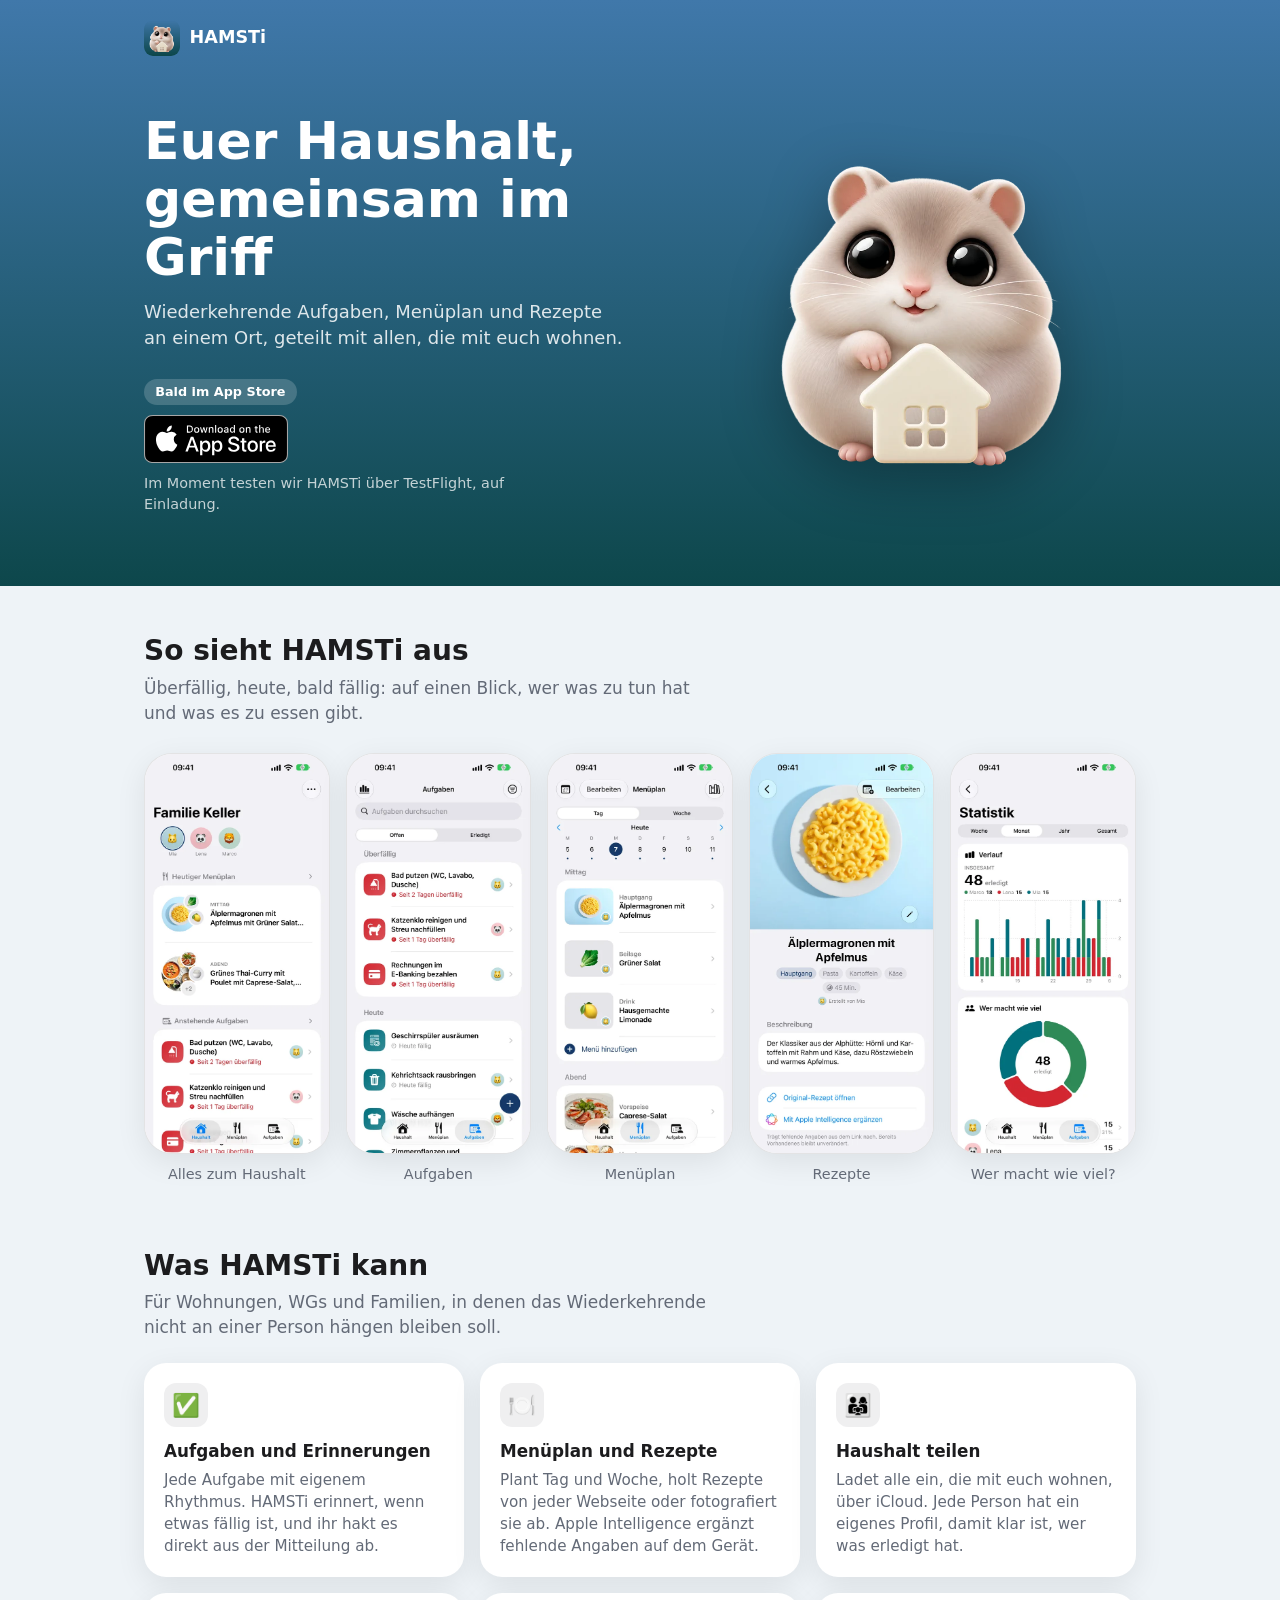
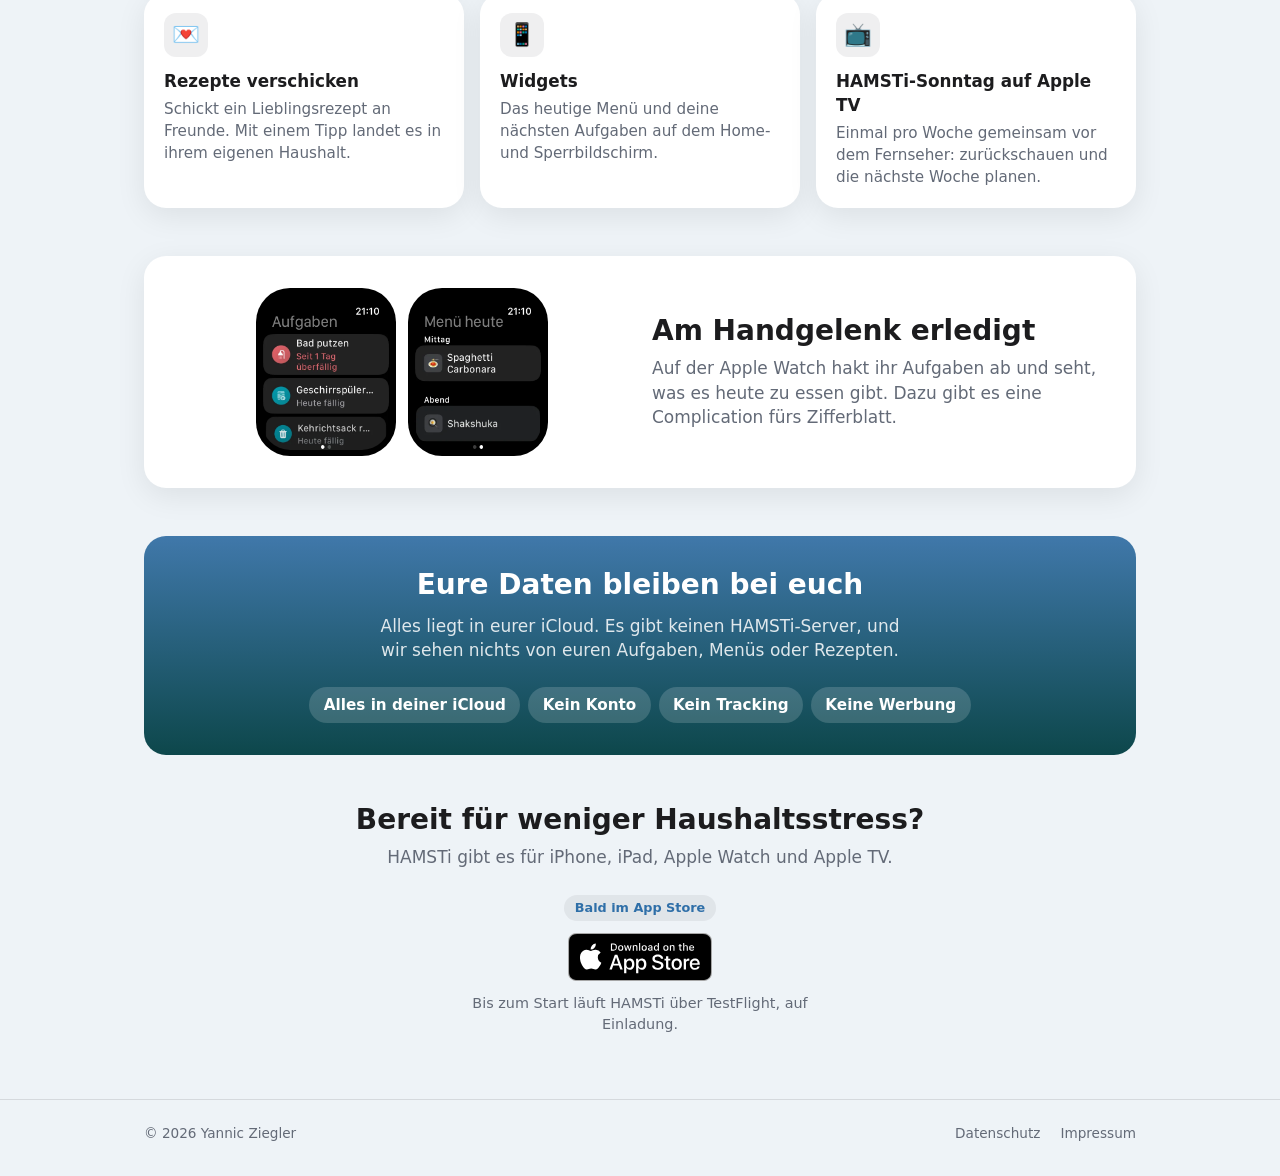
<file: index.html>
<!DOCTYPE html>
<html lang="de">
<head>
<meta charset="utf-8">
<meta name="viewport" content="width=device-width, initial-scale=1, viewport-fit=cover">
<title>HAMSTi – Aufgaben und Menüplan für euren Haushalt</title>
<meta name="description" content="HAMSTi hält euren Haushalt am Laufen: wiederkehrende Aufgaben, Menüplan und Rezepte an einem Ort, geteilt mit allen, die mit euch wohnen. Für iPhone, iPad, Apple Watch und Apple TV.">
<meta property="og:site_name" content="HAMSTi">
<meta property="og:type" content="website">
<meta property="og:title" content="HAMSTi – Euer Haushalt, gemeinsam im Griff">
<meta property="og:description" content="Aufgaben, Menüplan und Rezepte für alle, die mit euch wohnen. Alles in eurer iCloud, ohne Konto und ohne Tracking.">
<!-- Absolute URLs, sonst zeigen iMessage und Co. kein Bild. -->
<meta property="og:url" content="https://hamsti.ch/">
<meta property="og:image" content="https://hamsti.ch/og-card.jpg">
<meta property="og:image:width" content="1200">
<meta property="og:image:height" content="630">
<meta property="og:image:alt" content="HAMSTi-Hamster mit Haus: Euer Haushalt, gemeinsam im Griff">
<meta name="twitter:card" content="summary_large_image">
<meta name="theme-color" content="#4078aa">
<link rel="icon" type="image/png" href="/app-icon.png">
<link rel="apple-touch-icon" href="/app-icon.png">
<!-- Sobald HAMSTi im App Store ist: Smart App Banner einschalten.
<meta name="apple-itunes-app" content="app-id=APP_STORE_ID"> -->
<style>
  :root {
    color-scheme: light dark;
    --ocean-top: #4078aa;
    --ocean-bottom: #0d474b;
    --page: #eef3f7;
    --card: #ffffff;
    --text: #1c1c1e;
    --secondary: #636a77;
    --fill: rgba(120, 120, 128, .12);
    --separator: rgba(60, 60, 67, .14);
    --accent: #2f6fa8;
    --shadow: 0 8px 30px rgba(0, 0, 0, .08);
  }
  @media (prefers-color-scheme: dark) {
    :root {
      --page: #000000;
      --card: #1c1c1e;
      --text: #f2f2f7;
      --secondary: #9a9aa1;
      --fill: rgba(120, 120, 128, .24);
      --separator: rgba(84, 84, 88, .6);
      --accent: #6aa7dc;
      --shadow: none;
    }
  }
  * { box-sizing: border-box; }
  html { -webkit-text-size-adjust: 100%; }
  body {
    margin: 0;
    font-family: -apple-system, BlinkMacSystemFont, system-ui, "Helvetica Neue", sans-serif;
    font-size: 17px;
    line-height: 1.45;
    color: var(--text);
    background: var(--page);
    -webkit-font-smoothing: antialiased;
  }
  img { max-width: 100%; }
  .wrap { max-width: 64rem; margin: 0 auto; padding: 0 1rem; }

  /* Hero */
  header {
    background: linear-gradient(180deg, var(--ocean-top), var(--ocean-bottom));
    color: #fff;
    padding-top: env(safe-area-inset-top);
  }
  .brand {
    display: flex; align-items: center; gap: .6rem;
    padding: 1.25rem 0 0;
    font-weight: 600; font-size: 1.1rem;
  }
  .brand img { width: 36px; height: 36px; border-radius: 9px; }
  .hero {
    display: grid;
    gap: 1.5rem;
    padding: 2rem 0 3rem;
    text-align: center;
  }
  .hero h1 { font-size: 2.25rem; line-height: 1.12; font-weight: 700; margin: 0 0 .75rem; }
  .hero .lead { font-size: 1.125rem; margin: 0 auto 1.75rem; max-width: 30rem; color: rgba(255, 255, 255, .85); }
  .hamster { width: 220px; height: auto; margin: 0 auto; filter: drop-shadow(0 16px 30px rgba(0, 0, 0, .3)); }
  .store-row { display: flex; flex-direction: column; align-items: center; gap: .6rem; }
  .badge { display: block; height: 48px; width: auto; }
  .soon {
    display: inline-block;
    font-size: .8rem; font-weight: 600;
    background: rgba(255, 255, 255, .18);
    border-radius: 999px;
    padding: .25rem .7rem;
  }
  .store-note { font-size: .9rem; color: rgba(255, 255, 255, .75); margin: 0; max-width: 24rem; }
  @media (min-width: 760px) {
    .hero { grid-template-columns: 1.2fr 1fr; align-items: center; text-align: left; padding: 3.5rem 0 4.5rem; }
    .hero h1 { font-size: 3.25rem; }
    .hero .lead { margin-left: 0; }
    .store-row { align-items: flex-start; }
    .hamster { width: 320px; order: 2; }
  }

  /* Sektionen */
  section { padding: 3rem 0 0; }
  h2 { font-size: 1.75rem; line-height: 1.2; font-weight: 700; margin: 0 0 .5rem; }
  .section-lead { color: var(--secondary); margin: 0 0 1.5rem; max-width: 36rem; }

  /* Screenshots */
  .shots {
    display: flex; gap: 1rem;
    overflow-x: auto;
    scroll-snap-type: x mandatory;
    padding: .25rem 1rem 1rem;
    margin: 0 -1rem;
    scrollbar-width: none;
  }
  .shots::-webkit-scrollbar { display: none; }
  .shots:focus-visible { outline: 2px solid var(--accent); outline-offset: 2px; border-radius: 12px; }
  .shots figure { flex: 0 0 auto; width: 210px; margin: 0; scroll-snap-align: center; }
  .shots img {
    display: block; width: 100%; height: auto;
    border-radius: 28px;
    border: 1px solid var(--separator);
    box-shadow: var(--shadow);
    background: var(--card);
  }
  .shots figcaption { font-size: .9rem; color: var(--secondary); text-align: center; margin-top: .6rem; }
  @media (min-width: 760px) {
    .shots { justify-content: center; overflow: visible; margin: 0; padding: .25rem 0 1rem; }
    .shots figure { width: calc((100% - 4rem) / 5); max-width: 230px; }
  }

  /* Funktionen */
  .features { display: grid; gap: 1rem; grid-template-columns: 1fr; padding: 0; margin: 0; list-style: none; }
  @media (min-width: 600px) { .features { grid-template-columns: 1fr 1fr; } }
  @media (min-width: 960px) { .features { grid-template-columns: 1fr 1fr 1fr; } }
  .feature {
    background: var(--card);
    border-radius: 22px;
    padding: 1.25rem;
    box-shadow: var(--shadow);
  }
  .icon {
    width: 44px; height: 44px;
    display: flex; align-items: center; justify-content: center;
    font-size: 1.4rem;
    border-radius: 12px;
    background: var(--fill);
    margin-bottom: .75rem;
  }
  .feature h3 { font-size: 1.05rem; font-weight: 600; margin: 0 0 .3rem; }
  .feature p { color: var(--secondary); margin: 0; font-size: .95rem; }

  /* Apple Watch */
  .watch {
    display: grid; gap: 1.5rem; align-items: center;
    background: var(--card);
    border-radius: 22px;
    padding: 1.5rem 1.25rem;
    box-shadow: var(--shadow);
  }
  .watch-shots { display: flex; gap: .75rem; justify-content: center; }
  .watch > * { min-width: 0; }
  .watch-shots img { flex: 0 1 140px; min-width: 0; width: 140px; height: auto; border-radius: 34px; background: #000; padding: 6px; }
  .watch p { color: var(--secondary); margin: 0; }
  @media (min-width: 760px) { .watch { grid-template-columns: 1fr 1fr; padding: 2rem; } }

  /* Privatsphäre */
  .privacy {
    background: linear-gradient(180deg, var(--ocean-top), var(--ocean-bottom));
    color: #fff;
    border-radius: 22px;
    padding: 2rem 1.25rem;
    text-align: center;
  }
  .privacy h2 { margin-bottom: .75rem; }
  .privacy > p { margin: 0 auto 1.5rem; max-width: 34rem; color: rgba(255, 255, 255, .85); }
  .facts { display: flex; flex-wrap: wrap; justify-content: center; gap: .5rem; padding: 0; margin: 0; list-style: none; }
  .facts li {
    font-size: .95rem; font-weight: 600;
    background: rgba(255, 255, 255, .16);
    border-radius: 999px;
    padding: .45rem .9rem;
  }

  /* Abschluss */
  .closing { text-align: center; padding-bottom: 1rem; }
  .closing .section-lead { margin-left: auto; margin-right: auto; }
  .closing .badge { margin: 0 auto; }
  .closing .soon { color: var(--accent); background: var(--fill); margin-bottom: .75rem; }
  .closing .store-note { color: var(--secondary); margin: .75rem auto 0; }

  footer {
    margin-top: 3rem;
    padding: 1.5rem 0 calc(2rem + env(safe-area-inset-bottom));
    border-top: 1px solid var(--separator);
    font-size: .85rem;
    color: var(--secondary);
  }
  footer .wrap { display: flex; flex-wrap: wrap; gap: .5rem 1.25rem; justify-content: space-between; }
  footer nav { display: flex; gap: 1.25rem; }
  footer a { color: var(--secondary); text-decoration: none; }
  footer a:hover { color: var(--text); text-decoration: underline; }
</style>
</head>
<body>
<header>
  <div class="wrap">
    <div class="brand">
      <img src="/app-icon.png" alt="" width="36" height="36">
      <span>HAMSTi</span>
    </div>
    <div class="hero">
      <img class="hamster" src="/img/hamsti.webp" alt="Hamsti, der Hamster aus der App, mit einem kleinen Haus" width="560" height="566">
      <div>
        <h1>Euer Haushalt, gemeinsam im Griff</h1>
        <p class="lead">Wiederkehrende Aufgaben, Menüplan und Rezepte an einem Ort, geteilt mit allen, die mit euch wohnen.</p>
        <div class="store-row">
          <span class="soon">Bald im App Store</span>
          <!-- Offizielles Apple-Badge, unverändert. Sobald die App live ist,
               in einen Link auf https://apps.apple.com/app/idAPP_STORE_ID packen
               und die Hinweise "Bald im App Store" entfernen. -->
          <img class="badge" src="/app-store-badge.svg" alt="Laden im App Store" width="144" height="48">
          <p class="store-note">Im Moment testen wir HAMSTi über TestFlight, auf Einladung.</p>
        </div>
      </div>
    </div>
  </div>
</header>

<main class="wrap">
  <section aria-labelledby="shots-title">
    <h2 id="shots-title">So sieht HAMSTi aus</h2>
    <p class="section-lead">Überfällig, heute, bald fällig: auf einen Blick, wer was zu tun hat und was es zu essen gibt.</p>
    <div class="shots" tabindex="0" role="region" aria-label="Screenshots der iPhone-App">
      <figure>
        <img src="/img/iphone-haushalt.webp" alt="Startseite eines Haushalts mit Mitgliedern, heutigem Menü und anstehenden Aufgaben" width="540" height="1173" loading="lazy">
        <figcaption>Alles zum Haushalt</figcaption>
      </figure>
      <figure>
        <img src="/img/iphone-aufgaben.webp" alt="Aufgabenliste, sortiert nach überfällig und heute" width="540" height="1173" loading="lazy">
        <figcaption>Aufgaben</figcaption>
      </figure>
      <figure>
        <img src="/img/iphone-menueplan.webp" alt="Menüplan für den heutigen Tag mit Hauptgang, Beilage und Drink" width="540" height="1173" loading="lazy">
        <figcaption>Menüplan</figcaption>
      </figure>
      <figure>
        <img src="/img/iphone-rezept.webp" alt="Rezept Älplermagronen mit Apfelmus mit Foto, Kategorien und Dauer" width="540" height="1173" loading="lazy">
        <figcaption>Rezepte</figcaption>
      </figure>
      <figure>
        <img src="/img/iphone-statistik.webp" alt="Statistik: wer wie viele Aufgaben erledigt hat" width="540" height="1173" loading="lazy">
        <figcaption>Wer macht wie viel?</figcaption>
      </figure>
    </div>
  </section>

  <section aria-labelledby="features-title">
    <h2 id="features-title">Was HAMSTi kann</h2>
    <p class="section-lead">Für Wohnungen, WGs und Familien, in denen das Wiederkehrende nicht an einer Person hängen bleiben soll.</p>
    <ul class="features">
      <li class="feature">
        <div class="icon" aria-hidden="true">✅</div>
        <h3>Aufgaben und Erinnerungen</h3>
        <p>Jede Aufgabe mit eigenem Rhythmus. HAMSTi erinnert, wenn etwas fällig ist, und ihr hakt es direkt aus der Mitteilung ab.</p>
      </li>
      <li class="feature">
        <div class="icon" aria-hidden="true">🍽️</div>
        <h3>Menüplan und Rezepte</h3>
        <p>Plant Tag und Woche, holt Rezepte von jeder Webseite oder fotografiert sie ab. Apple Intelligence ergänzt fehlende Angaben auf dem Gerät.</p>
      </li>
      <li class="feature">
        <div class="icon" aria-hidden="true">👨‍👩‍👧</div>
        <h3>Haushalt teilen</h3>
        <p>Ladet alle ein, die mit euch wohnen, über iCloud. Jede Person hat ein eigenes Profil, damit klar ist, wer was erledigt hat.</p>
      </li>
      <li class="feature">
        <div class="icon" aria-hidden="true">💌</div>
        <h3>Rezepte verschicken</h3>
        <p>Schickt ein Lieblingsrezept an Freunde. Mit einem Tipp landet es in ihrem eigenen Haushalt.</p>
      </li>
      <li class="feature">
        <div class="icon" aria-hidden="true">📱</div>
        <h3>Widgets</h3>
        <p>Das heutige Menü und deine nächsten Aufgaben auf dem Home- und Sperrbildschirm.</p>
      </li>
      <li class="feature">
        <div class="icon" aria-hidden="true">📺</div>
        <h3>HAMSTi-Sonntag auf Apple TV</h3>
        <p>Einmal pro Woche gemeinsam vor dem Fernseher: zurückschauen und die nächste Woche planen.</p>
      </li>
    </ul>
  </section>

  <section aria-labelledby="watch-title">
    <div class="watch">
      <div class="watch-shots">
        <img src="/img/watch-aufgaben.webp" alt="Aufgaben auf der Apple Watch" width="422" height="514" loading="lazy">
        <img src="/img/watch-menue.webp" alt="Heutiges Menü auf der Apple Watch" width="422" height="514" loading="lazy">
      </div>
      <div>
        <h2 id="watch-title">Am Handgelenk erledigt</h2>
        <p>Auf der Apple Watch hakt ihr Aufgaben ab und seht, was es heute zu essen gibt. Dazu gibt es eine Complication fürs Zifferblatt.</p>
      </div>
    </div>
  </section>

  <section aria-labelledby="privacy-title">
    <div class="privacy">
      <h2 id="privacy-title">Eure Daten bleiben bei euch</h2>
      <p>Alles liegt in eurer iCloud. Es gibt keinen HAMSTi-Server, und wir sehen nichts von euren Aufgaben, Menüs oder Rezepten.</p>
      <ul class="facts">
        <li>Alles in deiner iCloud</li>
        <li>Kein Konto</li>
        <li>Kein Tracking</li>
        <li>Keine Werbung</li>
      </ul>
    </div>
  </section>

  <section class="closing" aria-labelledby="closing-title">
    <h2 id="closing-title">Bereit für weniger Haushaltsstress?</h2>
    <p class="section-lead">HAMSTi gibt es für iPhone, iPad, Apple Watch und Apple TV.</p>
    <span class="soon">Bald im App Store</span>
    <img class="badge" src="/app-store-badge.svg" alt="Laden im App Store" width="144" height="48">
    <p class="store-note">Bis zum Start läuft HAMSTi über TestFlight, auf Einladung.</p>
  </section>
</main>

<footer>
  <div class="wrap">
    <span>© 2026 Yannic Ziegler</span>
    <nav aria-label="Rechtliches">
      <a href="/datenschutz/">Datenschutz</a>
      <a href="/impressum/">Impressum</a>
    </nav>
  </div>
</footer>
</body>
</html>
</file>
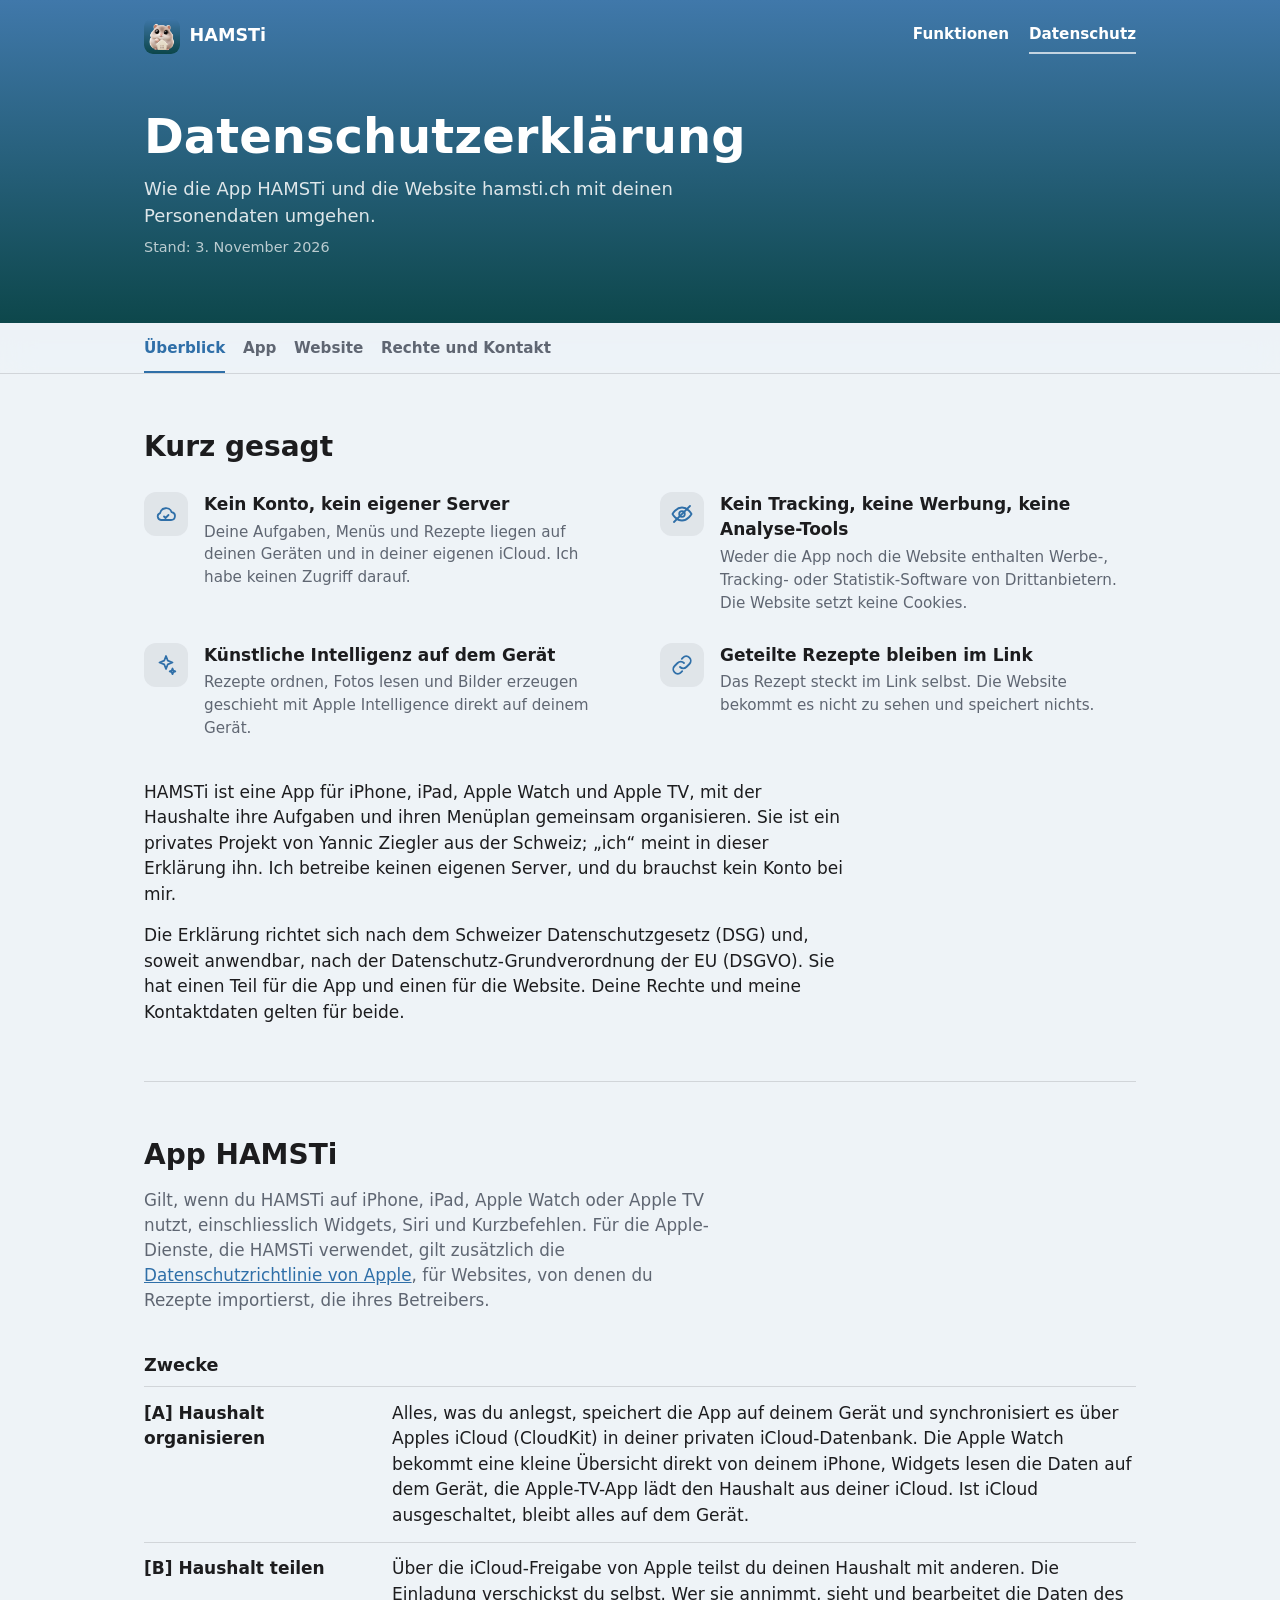
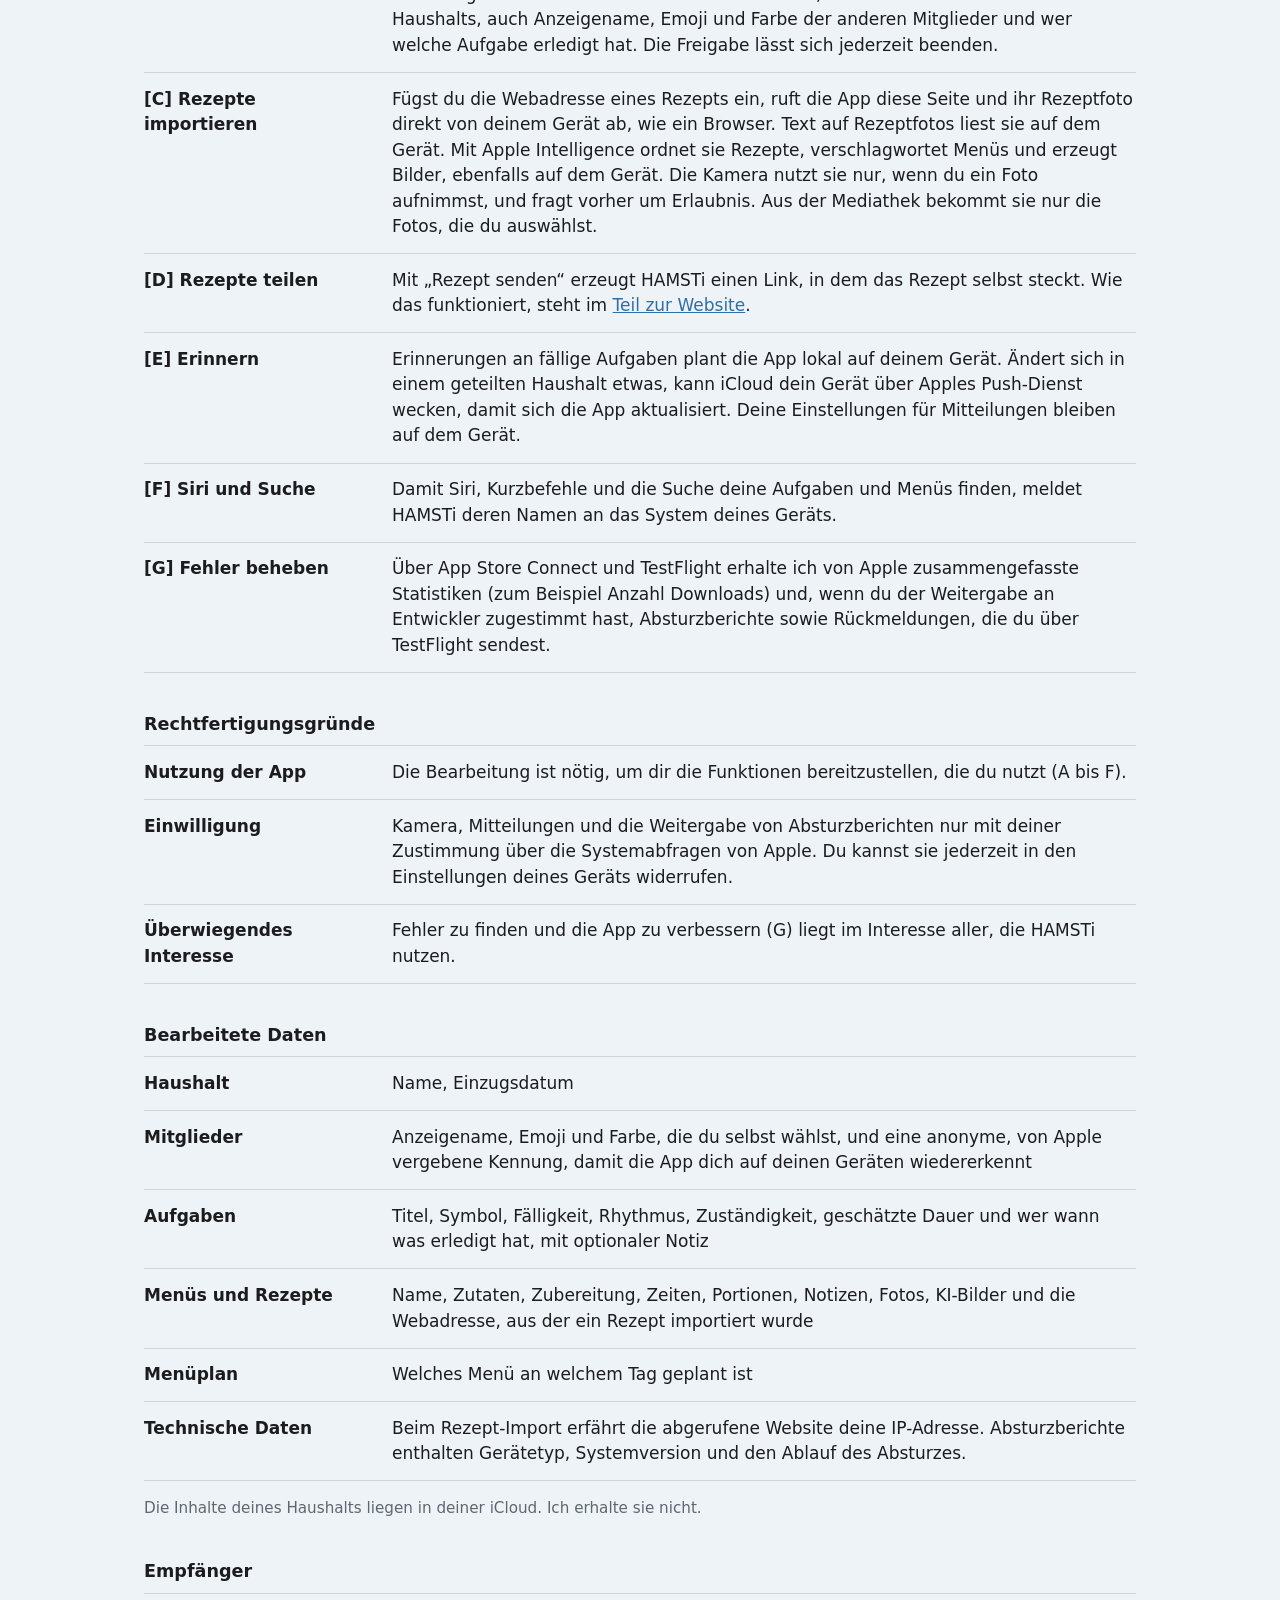
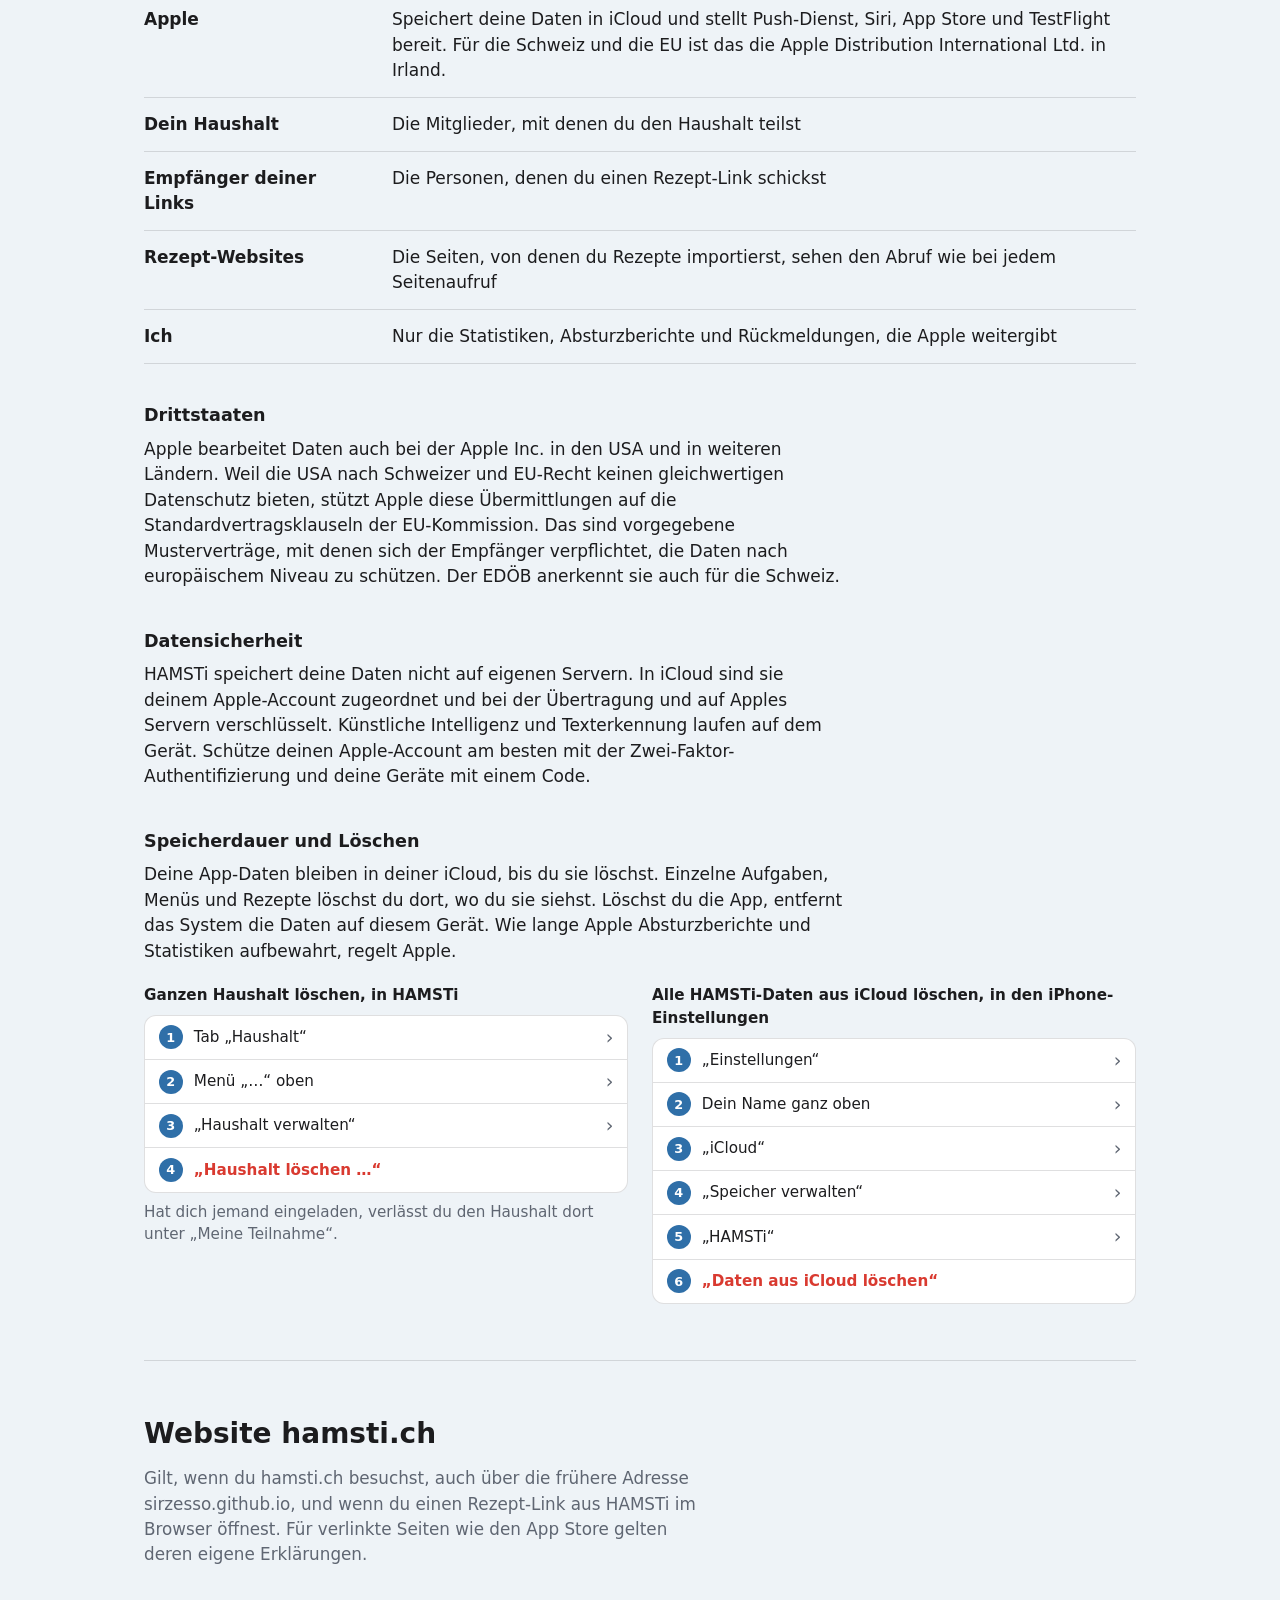
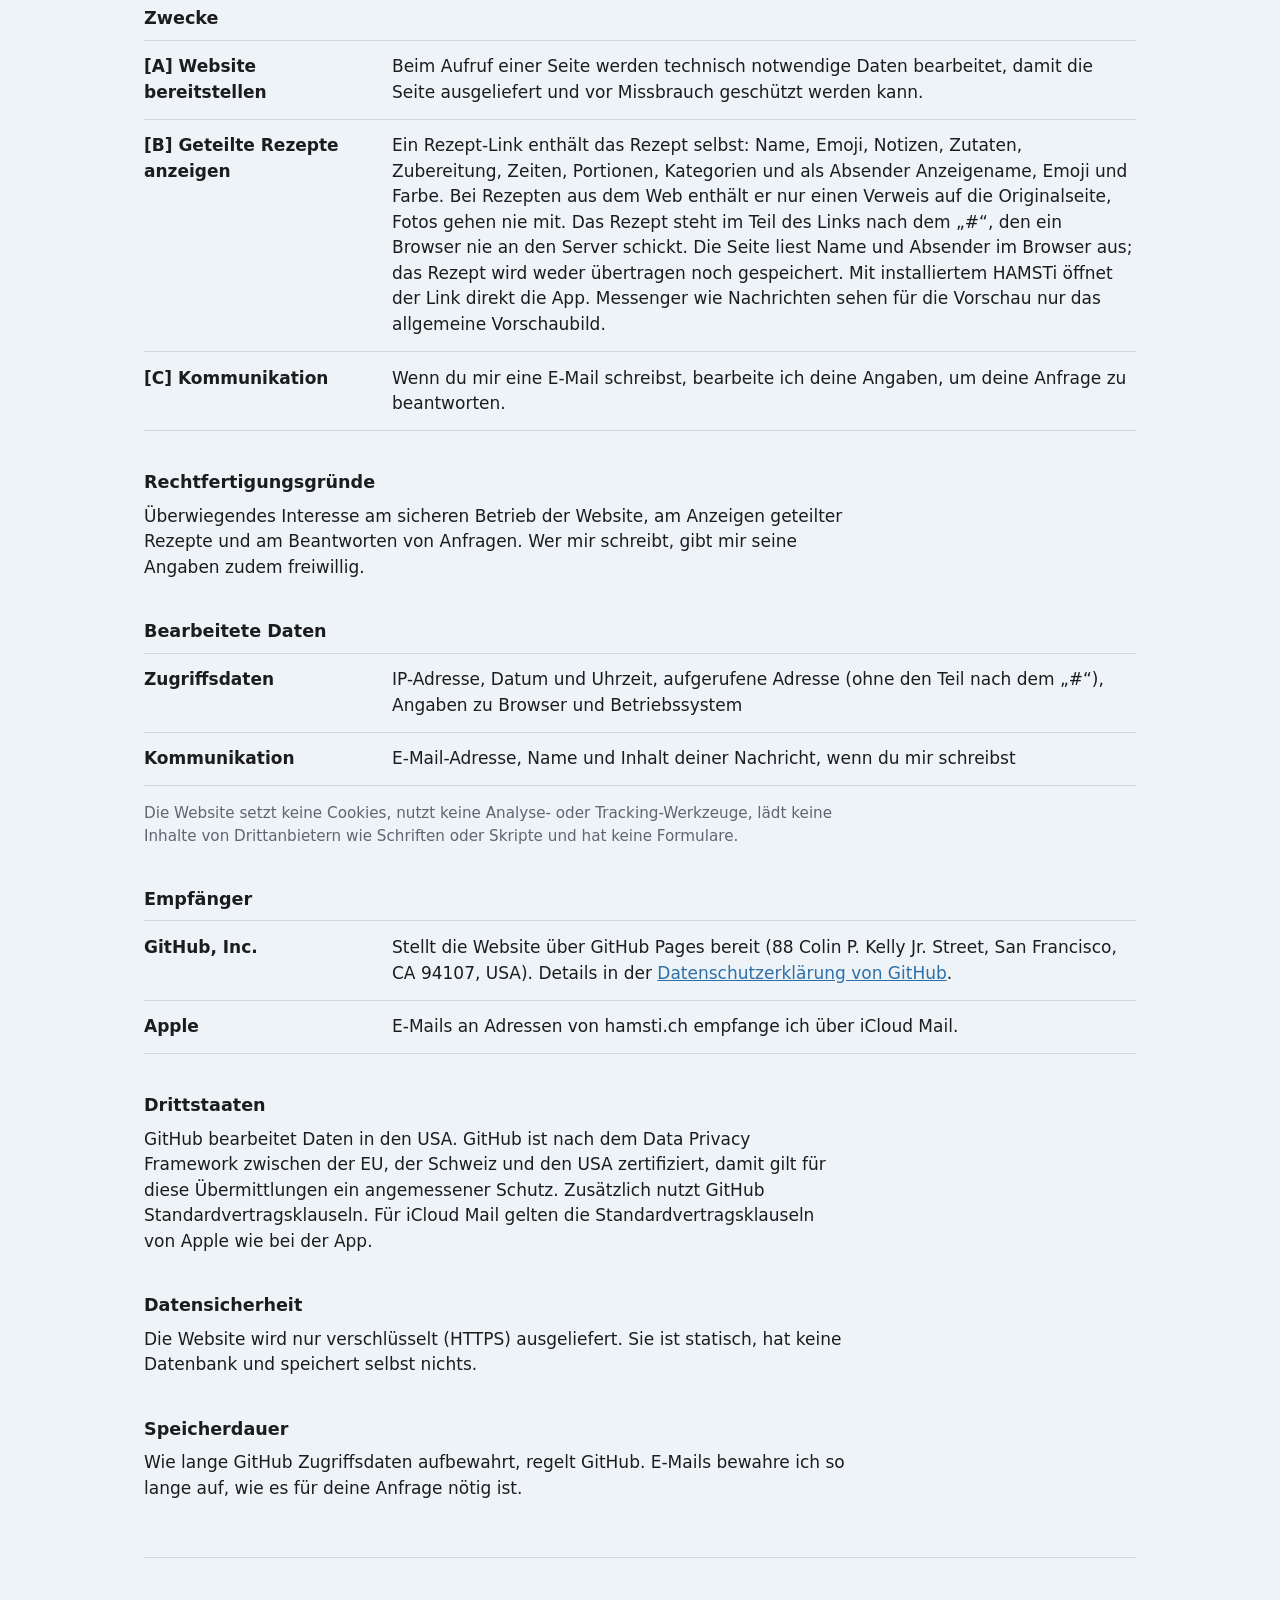
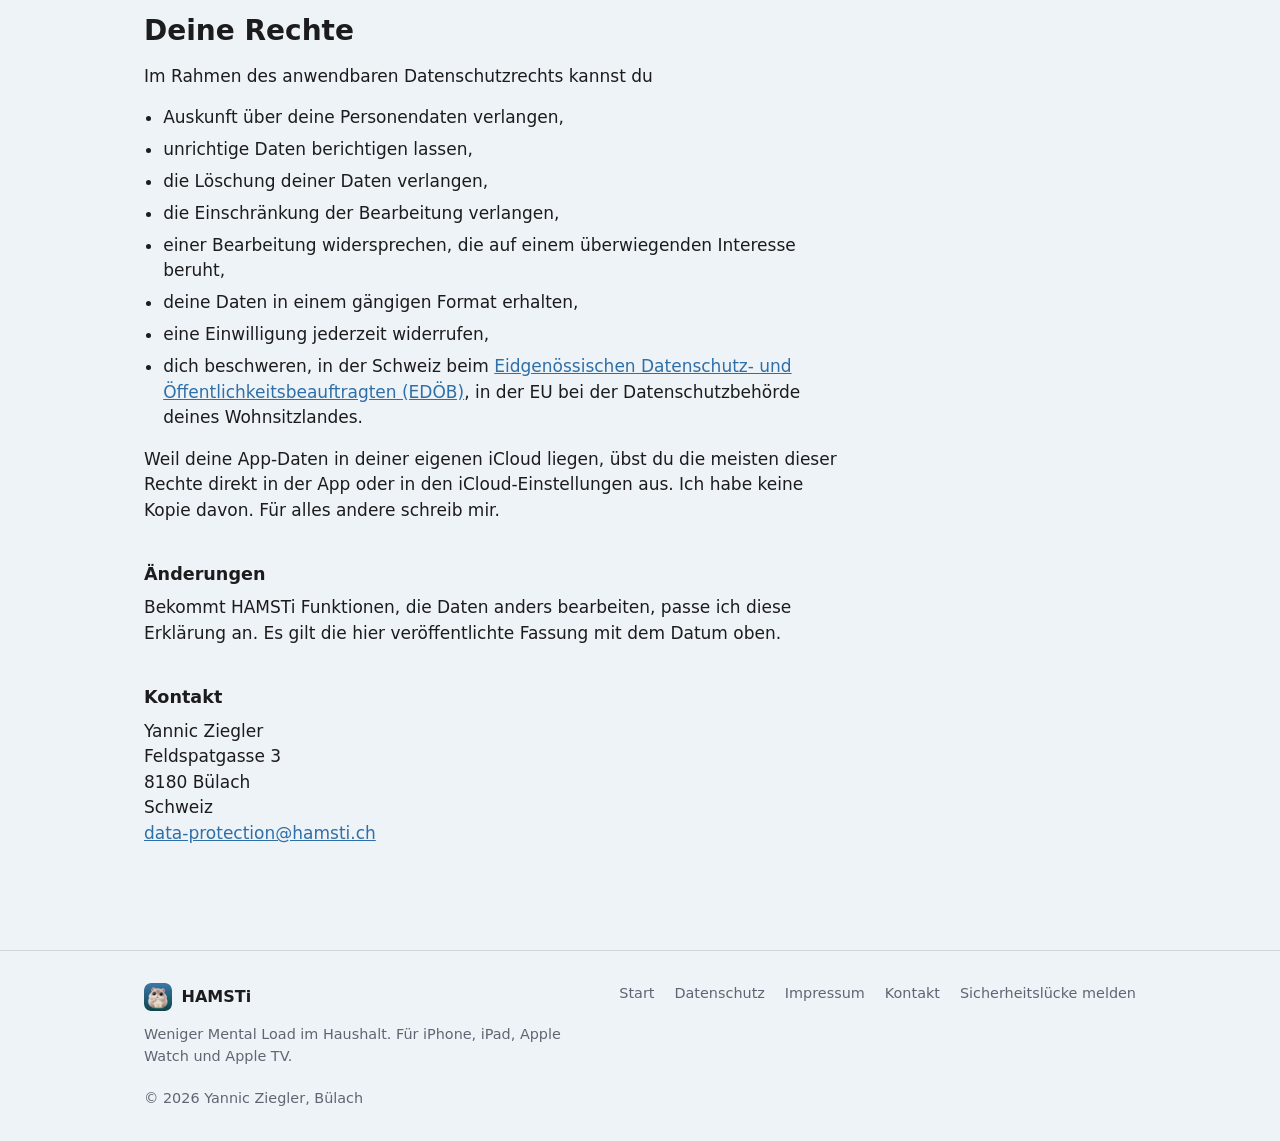
<file: datenschutz/index.html>
<!DOCTYPE html>
<html lang="de-CH">
<head>
<meta charset="utf-8">
<meta name="viewport" content="width=device-width, initial-scale=1, viewport-fit=cover">
<title>Datenschutzerklärung – HAMSTi</title>
<meta name="description" content="So gehen die App HAMSTi und hamsti.ch mit Personendaten um: kein Konto, kein eigener Server, kein Tracking. Deine Haushaltsdaten bleiben in deiner iCloud.">
<meta name="robots" content="index, follow, max-image-preview:large">
<link rel="canonical" href="https://hamsti.ch/datenschutz/">
<link rel="alternate" hreflang="de-CH" href="https://hamsti.ch/datenschutz/">
<link rel="alternate" hreflang="x-default" href="https://hamsti.ch/datenschutz/">
<meta name="author" content="Yannic Ziegler">
<!-- Vorschau in Nachrichten, WhatsApp, Mastodon, X und Co. URLs absolut, sonst kein Bild. -->
<meta property="og:site_name" content="HAMSTi">
<meta property="og:locale" content="de_CH">
<meta property="og:type" content="website">
<meta property="og:title" content="Datenschutzerklärung – HAMSTi">
<meta property="og:description" content="So gehen die App HAMSTi und hamsti.ch mit Personendaten um: kein Konto, kein eigener Server, kein Tracking. Deine Haushaltsdaten bleiben in deiner iCloud.">
<meta property="og:url" content="https://hamsti.ch/datenschutz/">
<meta property="og:image" content="https://hamsti.ch/og-card.jpg">
<meta property="og:image:width" content="1200">
<meta property="og:image:height" content="630">
<meta property="og:image:alt" content="HAMSTi-Hamster mit Haus: Weniger Mental Load im Haushalt">
<meta name="twitter:card" content="summary_large_image">
<meta name="theme-color" content="#4078aa">
<meta name="apple-mobile-web-app-title" content="HAMSTi">
<link rel="icon" href="/favicon.ico" sizes="16x16 32x32 48x48">
<link rel="icon" type="image/png" href="/app-icon.png" sizes="512x512">
<link rel="apple-touch-icon" href="/apple-touch-icon.png">
<link rel="manifest" href="/site.webmanifest">
<link rel="stylesheet" href="/assets/site.css">
<script type="application/ld+json">
{
  "@context": "https://schema.org",
  "@graph": [
    {
      "@type": "WebPage",
      "@id": "https://hamsti.ch/datenschutz/",
      "url": "https://hamsti.ch/datenschutz/",
      "name": "Datenschutzerklärung",
      "description": "So gehen die App HAMSTi und hamsti.ch mit Personendaten um: kein Konto, kein eigener Server, kein Tracking. Deine Haushaltsdaten bleiben in deiner iCloud.",
      "inLanguage": "de-CH",
      "isPartOf": {
        "@id": "https://hamsti.ch/#website"
      },
      "publisher": {
        "@id": "https://hamsti.ch/#organization"
      },
      "breadcrumb": {
        "@type": "BreadcrumbList",
        "itemListElement": [
          {
            "@type": "ListItem",
            "position": 1,
            "name": "HAMSTi",
            "item": "https://hamsti.ch/"
          },
          {
            "@type": "ListItem",
            "position": 2,
            "name": "Datenschutzerklärung",
            "item": "https://hamsti.ch/datenschutz/"
          }
        ]
      }
    },
    {
      "@type": "WebSite",
      "@id": "https://hamsti.ch/#website",
      "url": "https://hamsti.ch/",
      "name": "HAMSTi",
      "inLanguage": "de-CH",
      "publisher": {
        "@id": "https://hamsti.ch/#organization"
      }
    },
    {
      "@type": "Organization",
      "@id": "https://hamsti.ch/#organization",
      "name": "HAMSTi",
      "url": "https://hamsti.ch/",
      "logo": {
        "@type": "ImageObject",
        "url": "https://hamsti.ch/icon-512.png",
        "width": 512,
        "height": 512
      },
      "email": "kontakt@hamsti.ch",
      "founder": {
        "@type": "Person",
        "name": "Yannic Ziegler"
      },
      "address": {
        "@type": "PostalAddress",
        "streetAddress": "Feldspatgasse 3",
        "postalCode": "8180",
        "addressLocality": "Bülach",
        "addressCountry": "CH"
      }
    }
  ]
}
</script>
</head>
<body class="doc">
<a class="skip" href="#inhalt">Zum Inhalt</a>
<header class="site-header">
  <div class="wrap">
    <div class="bar">
      <a class="brand" href="/">
        <img src="/app-icon.png" alt="" width="36" height="36">
        <span>HAMSTi</span>
      </a>
      <nav class="site-nav" aria-label="Hauptnavigation">
        <a href="/#funktionen">Funktionen</a>
        <a href="/datenschutz/" aria-current="page">Datenschutz</a>
      </nav>
    </div>
    <div class="page-title">
      <h1>Datenschutzerklärung</h1>
      <p class="lead">Wie die App HAMSTi und die Website hamsti.ch mit deinen Personendaten umgehen.</p>
      <p class="updated">Stand: 3. November 2026</p>
    </div>
  </div>
</header>
<nav class="switch" aria-label="Teile der Erklärung">
  <div class="wrap">
    <ul>
      <li><a href="#ueberblick">Überblick</a></li>
      <li><a href="#app">App</a></li>
      <li><a href="#website">Website</a></li>
      <li><a href="#rechte">Rechte und Kontakt</a></li>
    </ul>
  </div>
</nav>

<main class="wrap" id="inhalt">
  <section id="ueberblick" aria-labelledby="ueberblick-titel">
    <h2 id="ueberblick-titel">Kurz gesagt</h2>
    <ul class="facts">
      <li>
        <span class="glyph" aria-hidden="true"><svg viewBox="0 0 24 24" fill="none" stroke="currentColor" stroke-width="1.8" stroke-linecap="round" stroke-linejoin="round"><path d="M7 18h10a4 4 0 0 0 .6-7.95A6 6 0 0 0 6.1 11.2 3.5 3.5 0 0 0 7 18z"/><path d="M10 14.5l1.5 1.5 3-3"/></svg></span>
        <div><strong>Kein Konto, kein eigener Server</strong><span class="detail">Deine Aufgaben, Menüs und Rezepte liegen auf deinen Geräten und in deiner eigenen iCloud. Ich habe keinen Zugriff darauf.</span></div>
      </li>
      <li>
        <span class="glyph" aria-hidden="true"><svg viewBox="0 0 24 24" fill="none" stroke="currentColor" stroke-width="1.8" stroke-linecap="round" stroke-linejoin="round"><path d="M2.5 12s3.5-6.5 9.5-6.5 9.5 6.5 9.5 6.5-3.5 6.5-9.5 6.5S2.5 12 2.5 12z"/><circle cx="12" cy="12" r="2.8"/><path d="M4 20L20 4"/></svg></span>
        <div><strong>Kein Tracking, keine Werbung, keine Analyse-Tools</strong><span class="detail">Weder die App noch die Website enthalten Werbe-, Tracking- oder Statistik-Software von Drittanbietern. Die Website setzt keine Cookies.</span></div>
      </li>
      <li>
        <span class="glyph" aria-hidden="true"><svg viewBox="0 0 24 24" fill="none" stroke="currentColor" stroke-width="1.8" stroke-linecap="round" stroke-linejoin="round"><path d="M12 3l1.8 4.7L18.5 9.5l-4.7 1.8L12 16l-1.8-4.7L5.5 9.5l4.7-1.8z"/><path d="M18.5 15.5l.8 2 2 .8-2 .8-.8 2-.8-2-2-.8 2-.8z"/></svg></span>
        <div><strong>Künstliche Intelligenz auf dem Gerät</strong><span class="detail">Rezepte ordnen, Fotos lesen und Bilder erzeugen geschieht mit Apple Intelligence direkt auf deinem Gerät.</span></div>
      </li>
      <li>
        <span class="glyph" aria-hidden="true"><svg viewBox="0 0 24 24" fill="none" stroke="currentColor" stroke-width="1.8" stroke-linecap="round" stroke-linejoin="round"><path d="M10 14a4.5 4.5 0 0 0 6.4 0l3-3a4.5 4.5 0 0 0-6.4-6.4l-1.2 1.2"/><path d="M14 10a4.5 4.5 0 0 0-6.4 0l-3 3a4.5 4.5 0 0 0 6.4 6.4l1.2-1.2"/></svg></span>
        <div><strong>Geteilte Rezepte bleiben im Link</strong><span class="detail">Das Rezept steckt im Link selbst. Die Website bekommt es nicht zu sehen und speichert nichts.</span></div>
      </li>
    </ul>
    <div class="about text">
      <p>HAMSTi ist eine App für iPhone, iPad, Apple Watch und Apple TV, mit der Haushalte ihre Aufgaben und ihren Menüplan gemeinsam organisieren. Sie ist ein privates Projekt von Yannic Ziegler aus der Schweiz; „ich“ meint in dieser Erklärung ihn. Ich betreibe keinen eigenen Server, und du brauchst kein Konto bei mir.</p>
      <p>Die Erklärung richtet sich nach dem Schweizer Datenschutzgesetz (DSG) und, soweit anwendbar, nach der Datenschutz-Grundverordnung der EU (DSGVO). Sie hat einen Teil für die App und einen für die Website. Deine Rechte und meine Kontaktdaten gelten für beide.</p>
    </div>
  </section>

  <section id="app" aria-labelledby="app-titel">
    <div class="text">
      <h2 id="app-titel">App HAMSTi</h2>
      <p class="section-lead">Gilt, wenn du HAMSTi auf iPhone, iPad, Apple Watch oder Apple TV nutzt, einschliesslich Widgets, Siri und Kurzbefehlen. Für die Apple-Dienste, die HAMSTi verwendet, gilt zusätzlich die <a href="https://www.apple.com/legal/privacy/">Datenschutzrichtlinie von Apple</a>, für Websites, von denen du Rezepte importierst, die ihres Betreibers.</p>
      <h3>Zwecke</h3>
    </div>
    <dl class="rows">
      <div><dt>[A] Haushalt organisieren</dt><dd>Alles, was du anlegst, speichert die App auf deinem Gerät und synchronisiert es über Apples iCloud (CloudKit) in deiner privaten iCloud-Datenbank. Die Apple Watch bekommt eine kleine Übersicht direkt von deinem iPhone, Widgets lesen die Daten auf dem Gerät, die Apple-TV-App lädt den Haushalt aus deiner iCloud. Ist iCloud ausgeschaltet, bleibt alles auf dem Gerät.</dd></div>
      <div><dt>[B] Haushalt teilen</dt><dd>Über die iCloud-Freigabe von Apple teilst du deinen Haushalt mit anderen. Die Einladung verschickst du selbst. Wer sie annimmt, sieht und bearbeitet die Daten des Haushalts, auch Anzeigename, Emoji und Farbe der anderen Mitglieder und wer welche Aufgabe erledigt hat. Die Freigabe lässt sich jederzeit beenden.</dd></div>
      <div><dt>[C] Rezepte importieren</dt><dd>Fügst du die Webadresse eines Rezepts ein, ruft die App diese Seite und ihr Rezeptfoto direkt von deinem Gerät ab, wie ein Browser. Text auf Rezeptfotos liest sie auf dem Gerät. Mit Apple Intelligence ordnet sie Rezepte, verschlagwortet Menüs und erzeugt Bilder, ebenfalls auf dem Gerät. Die Kamera nutzt sie nur, wenn du ein Foto aufnimmst, und fragt vorher um Erlaubnis. Aus der Mediathek bekommt sie nur die Fotos, die du auswählst.</dd></div>
      <div><dt>[D] Rezepte teilen</dt><dd>Mit „Rezept senden“ erzeugt HAMSTi einen Link, in dem das Rezept selbst steckt. Wie das funktioniert, steht im <a href="#website">Teil zur Website</a>.</dd></div>
      <div><dt>[E] Erinnern</dt><dd>Erinnerungen an fällige Aufgaben plant die App lokal auf deinem Gerät. Ändert sich in einem geteilten Haushalt etwas, kann iCloud dein Gerät über Apples Push-Dienst wecken, damit sich die App aktualisiert. Deine Einstellungen für Mitteilungen bleiben auf dem Gerät.</dd></div>
      <div><dt>[F] Siri und Suche</dt><dd>Damit Siri, Kurzbefehle und die Suche deine Aufgaben und Menüs finden, meldet HAMSTi deren Namen an das System deines Geräts.</dd></div>
      <div><dt>[G] Fehler beheben</dt><dd>Über App Store Connect und TestFlight erhalte ich von Apple zusammengefasste Statistiken (zum Beispiel Anzahl Downloads) und, wenn du der Weitergabe an Entwickler zugestimmt hast, Absturzberichte sowie Rückmeldungen, die du über TestFlight sendest.</dd></div>
    </dl>

    <div class="text"><h3>Rechtfertigungsgründe</h3></div>
    <dl class="rows">
      <div><dt>Nutzung der App</dt><dd>Die Bearbeitung ist nötig, um dir die Funktionen bereitzustellen, die du nutzt (A bis F).</dd></div>
      <div><dt>Einwilligung</dt><dd>Kamera, Mitteilungen und die Weitergabe von Absturzberichten nur mit deiner Zustimmung über die Systemabfragen von Apple. Du kannst sie jederzeit in den Einstellungen deines Geräts widerrufen.</dd></div>
      <div><dt>Überwiegendes Interesse</dt><dd>Fehler zu finden und die App zu verbessern (G) liegt im Interesse aller, die HAMSTi nutzen.</dd></div>
    </dl>

    <div class="text"><h3>Bearbeitete Daten</h3></div>
    <dl class="rows">
      <div><dt>Haushalt</dt><dd>Name, Einzugsdatum</dd></div>
      <div><dt>Mitglieder</dt><dd>Anzeigename, Emoji und Farbe, die du selbst wählst, und eine anonyme, von Apple vergebene Kennung, damit die App dich auf deinen Geräten wiedererkennt</dd></div>
      <div><dt>Aufgaben</dt><dd>Titel, Symbol, Fälligkeit, Rhythmus, Zuständigkeit, geschätzte Dauer und wer wann was erledigt hat, mit optionaler Notiz</dd></div>
      <div><dt>Menüs und Rezepte</dt><dd>Name, Zutaten, Zubereitung, Zeiten, Portionen, Notizen, Fotos, KI-Bilder und die Webadresse, aus der ein Rezept importiert wurde</dd></div>
      <div><dt>Menüplan</dt><dd>Welches Menü an welchem Tag geplant ist</dd></div>
      <div><dt>Technische Daten</dt><dd>Beim Rezept-Import erfährt die abgerufene Website deine IP-Adresse. Absturzberichte enthalten Gerätetyp, Systemversion und den Ablauf des Absturzes.</dd></div>
    </dl>
    <div class="text">
      <p class="note">Die Inhalte deines Haushalts liegen in deiner iCloud. Ich erhalte sie nicht.</p>
      <h3>Empfänger</h3>
    </div>
    <dl class="rows">
      <div><dt>Apple</dt><dd>Speichert deine Daten in iCloud und stellt Push-Dienst, Siri, App Store und TestFlight bereit. Für die Schweiz und die EU ist das die Apple Distribution International Ltd. in Irland.</dd></div>
      <div><dt>Dein Haushalt</dt><dd>Die Mitglieder, mit denen du den Haushalt teilst</dd></div>
      <div><dt>Empfänger deiner Links</dt><dd>Die Personen, denen du einen Rezept-Link schickst</dd></div>
      <div><dt>Rezept-Websites</dt><dd>Die Seiten, von denen du Rezepte importierst, sehen den Abruf wie bei jedem Seitenaufruf</dd></div>
      <div><dt>Ich</dt><dd>Nur die Statistiken, Absturzberichte und Rückmeldungen, die Apple weitergibt</dd></div>
    </dl>

    <div class="text">
      <h3>Drittstaaten</h3>
      <p>Apple bearbeitet Daten auch bei der Apple Inc. in den USA und in weiteren Ländern. Weil die USA nach Schweizer und EU-Recht keinen gleichwertigen Datenschutz bieten, stützt Apple diese Übermittlungen auf die Standardvertragsklauseln der EU-Kommission. Das sind vorgegebene Musterverträge, mit denen sich der Empfänger verpflichtet, die Daten nach europäischem Niveau zu schützen. Der EDÖB anerkennt sie auch für die Schweiz.</p>

      <h3>Datensicherheit</h3>
      <p>HAMSTi speichert deine Daten nicht auf eigenen Servern. In iCloud sind sie deinem Apple-Account zugeordnet und bei der Übertragung und auf Apples Servern verschlüsselt. Künstliche Intelligenz und Texterkennung laufen auf dem Gerät. Schütze deinen Apple-Account am besten mit der Zwei-Faktor-Authentifizierung und deine Geräte mit einem Code.</p>

      <h3>Speicherdauer und Löschen</h3>
      <p>Deine App-Daten bleiben in deiner iCloud, bis du sie löschst. Einzelne Aufgaben, Menüs und Rezepte löschst du dort, wo du sie siehst. Löschst du die App, entfernt das System die Daten auf diesem Gerät. Wie lange Apple Absturzberichte und Statistiken aufbewahrt, regelt Apple.</p>
    </div>
    <div class="paths">
      <figure>
        <figcaption>Ganzen Haushalt löschen, in HAMSTi</figcaption>
        <ol class="steps">
          <li><span class="n">1</span>Tab „Haushalt“</li>
          <li><span class="n">2</span>Menü „…“ oben</li>
          <li><span class="n">3</span>„Haushalt verwalten“</li>
          <li><span class="n">4</span><span class="danger">„Haushalt löschen …“</span></li>
        </ol>
        <p class="note">Hat dich jemand eingeladen, verlässt du den Haushalt dort unter „Meine Teilnahme“.</p>
      </figure>
      <figure>
        <figcaption>Alle HAMSTi-Daten aus iCloud löschen, in den iPhone-Einstellungen</figcaption>
        <ol class="steps">
          <li><span class="n">1</span>„Einstellungen“</li>
          <li><span class="n">2</span>Dein Name ganz oben</li>
          <li><span class="n">3</span>„iCloud“</li>
          <li><span class="n">4</span>„Speicher verwalten“</li>
          <li><span class="n">5</span>„HAMSTi“</li>
          <li><span class="n">6</span><span class="danger">„Daten aus iCloud löschen“</span></li>
        </ol>
      </figure>
    </div>
  </section>

  <section id="website" aria-labelledby="website-titel">
    <div class="text">
      <h2 id="website-titel">Website hamsti.ch</h2>
      <p class="section-lead">Gilt, wenn du hamsti.ch besuchst, auch über die frühere Adresse sirzesso.github.io, und wenn du einen Rezept-Link aus HAMSTi im Browser öffnest. Für verlinkte Seiten wie den App Store gelten deren eigene Erklärungen.</p>
      <h3>Zwecke</h3>
    </div>
    <dl class="rows">
      <div><dt>[A] Website bereitstellen</dt><dd>Beim Aufruf einer Seite werden technisch notwendige Daten bearbeitet, damit die Seite ausgeliefert und vor Missbrauch geschützt werden kann.</dd></div>
      <div><dt>[B] Geteilte Rezepte anzeigen</dt><dd>Ein Rezept-Link enthält das Rezept selbst: Name, Emoji, Notizen, Zutaten, Zubereitung, Zeiten, Portionen, Kategorien und als Absender Anzeigename, Emoji und Farbe. Bei Rezepten aus dem Web enthält er nur einen Verweis auf die Originalseite, Fotos gehen nie mit. Das Rezept steht im Teil des Links nach dem „#“, den ein Browser nie an den Server schickt. Die Seite liest Name und Absender im Browser aus; das Rezept wird weder übertragen noch gespeichert. Mit installiertem HAMSTi öffnet der Link direkt die App. Messenger wie Nachrichten sehen für die Vorschau nur das allgemeine Vorschaubild.</dd></div>
      <div><dt>[C] Kommunikation</dt><dd>Wenn du mir eine E-Mail schreibst, bearbeite ich deine Angaben, um deine Anfrage zu beantworten.</dd></div>
    </dl>

    <div class="text">
      <h3>Rechtfertigungsgründe</h3>
      <p>Überwiegendes Interesse am sicheren Betrieb der Website, am Anzeigen geteilter Rezepte und am Beantworten von Anfragen. Wer mir schreibt, gibt mir seine Angaben zudem freiwillig.</p>
      <h3>Bearbeitete Daten</h3>
    </div>
    <dl class="rows">
      <div><dt>Zugriffsdaten</dt><dd>IP-Adresse, Datum und Uhrzeit, aufgerufene Adresse (ohne den Teil nach dem „#“), Angaben zu Browser und Betriebssystem</dd></div>
      <div><dt>Kommunikation</dt><dd>E-Mail-Adresse, Name und Inhalt deiner Nachricht, wenn du mir schreibst</dd></div>
    </dl>
    <div class="text">
      <p class="note">Die Website setzt keine Cookies, nutzt keine Analyse- oder Tracking-Werkzeuge, lädt keine Inhalte von Drittanbietern wie Schriften oder Skripte und hat keine Formulare.</p>
      <h3>Empfänger</h3>
    </div>
    <dl class="rows">
      <div><dt>GitHub, Inc.</dt><dd>Stellt die Website über GitHub Pages bereit (88 Colin P. Kelly Jr. Street, San Francisco, CA 94107, USA). Details in der <a href="https://docs.github.com/de/site-policy/privacy-policies/github-general-privacy-statement">Datenschutzerklärung von GitHub</a>.</dd></div>
      <div><dt>Apple</dt><dd>E-Mails an Adressen von hamsti.ch empfange ich über iCloud Mail.</dd></div>
    </dl>

    <div class="text">
      <h3>Drittstaaten</h3>
      <p>GitHub bearbeitet Daten in den USA. GitHub ist nach dem Data Privacy Framework zwischen der EU, der Schweiz und den USA zertifiziert, damit gilt für diese Übermittlungen ein angemessener Schutz. Zusätzlich nutzt GitHub Standardvertragsklauseln. Für iCloud Mail gelten die Standardvertragsklauseln von Apple wie bei der App.</p>

      <h3>Datensicherheit</h3>
      <p>Die Website wird nur verschlüsselt (HTTPS) ausgeliefert. Sie ist statisch, hat keine Datenbank und speichert selbst nichts.</p>

      <h3>Speicherdauer</h3>
      <p>Wie lange GitHub Zugriffsdaten aufbewahrt, regelt GitHub. E-Mails bewahre ich so lange auf, wie es für deine Anfrage nötig ist.</p>
    </div>
  </section>

  <section id="rechte" aria-labelledby="rechte-titel">
    <div class="text">
      <h2 id="rechte-titel">Deine Rechte</h2>
      <p>Im Rahmen des anwendbaren Datenschutzrechts kannst du</p>
      <ul class="plain">
        <li>Auskunft über deine Personendaten verlangen,</li>
        <li>unrichtige Daten berichtigen lassen,</li>
        <li>die Löschung deiner Daten verlangen,</li>
        <li>die Einschränkung der Bearbeitung verlangen,</li>
        <li>einer Bearbeitung widersprechen, die auf einem überwiegenden Interesse beruht,</li>
        <li>deine Daten in einem gängigen Format erhalten,</li>
        <li>eine Einwilligung jederzeit widerrufen,</li>
        <li>dich beschweren, in der Schweiz beim <a href="https://www.edoeb.admin.ch/">Eidgenössischen Datenschutz- und Öffentlichkeitsbeauftragten (EDÖB)</a>, in der EU bei der Datenschutzbehörde deines Wohnsitzlandes.</li>
      </ul>
      <p>Weil deine App-Daten in deiner eigenen iCloud liegen, übst du die meisten dieser Rechte direkt in der App oder in den iCloud-Einstellungen aus. Ich habe keine Kopie davon. Für alles andere schreib mir.</p>

      <h3>Änderungen</h3>
      <p>Bekommt HAMSTi Funktionen, die Daten anders bearbeiten, passe ich diese Erklärung an. Es gilt die hier veröffentlichte Fassung mit dem Datum oben.</p>

      <h3>Kontakt</h3>
      <address>
        Yannic Ziegler<br>
        Feldspatgasse 3<br>
        8180 Bülach<br>
        Schweiz<br>
        <a href="mailto:data-protection@hamsti.ch">data-protection@hamsti.ch</a>
      </address>
    </div>
  </section>
</main>
<footer class="site-footer">
  <div class="wrap">
    <div>
      <a class="brand" href="/">
        <img src="/app-icon.png" alt="" width="28" height="28" loading="lazy">
        <span>HAMSTi</span>
      </a>
      <p>Weniger Mental Load im Haushalt. Für iPhone, iPad, Apple Watch und Apple TV.</p>
    </div>
    <nav aria-label="Weitere Seiten">
      <ul>
        <li><a href="/">Start</a></li>
        <li><a href="/datenschutz/">Datenschutz</a></li>
        <li><a href="/impressum/">Impressum</a></li>
        <li><a href="mailto:kontakt@hamsti.ch">Kontakt</a></li>
        <li><a href="/.well-known/security.txt">Sicherheitslücke melden</a></li>
      </ul>
    </nav>
    <p class="copyright">© 2026 Yannic Ziegler, Bülach</p>
  </div>
</footer>
<script>
// Markiert im Umschalter, welcher Teil gerade gelesen wird.
(() => {
  const links = [...document.querySelectorAll('nav.switch a')];
  const sections = links.map(link => document.querySelector(link.getAttribute('href')));
  const update = () => {
    let current = 0;
    sections.forEach((section, index) => {
      if (section.getBoundingClientRect().top <= 120) current = index;
    });
    if (innerHeight + scrollY >= document.documentElement.scrollHeight - 2) current = sections.length - 1;
    links.forEach((link, index) => link.setAttribute('aria-current', String(index === current)));
  };
  addEventListener('scroll', update, { passive: true });
  update();
})();
</script>
</body>
</html>
</file>
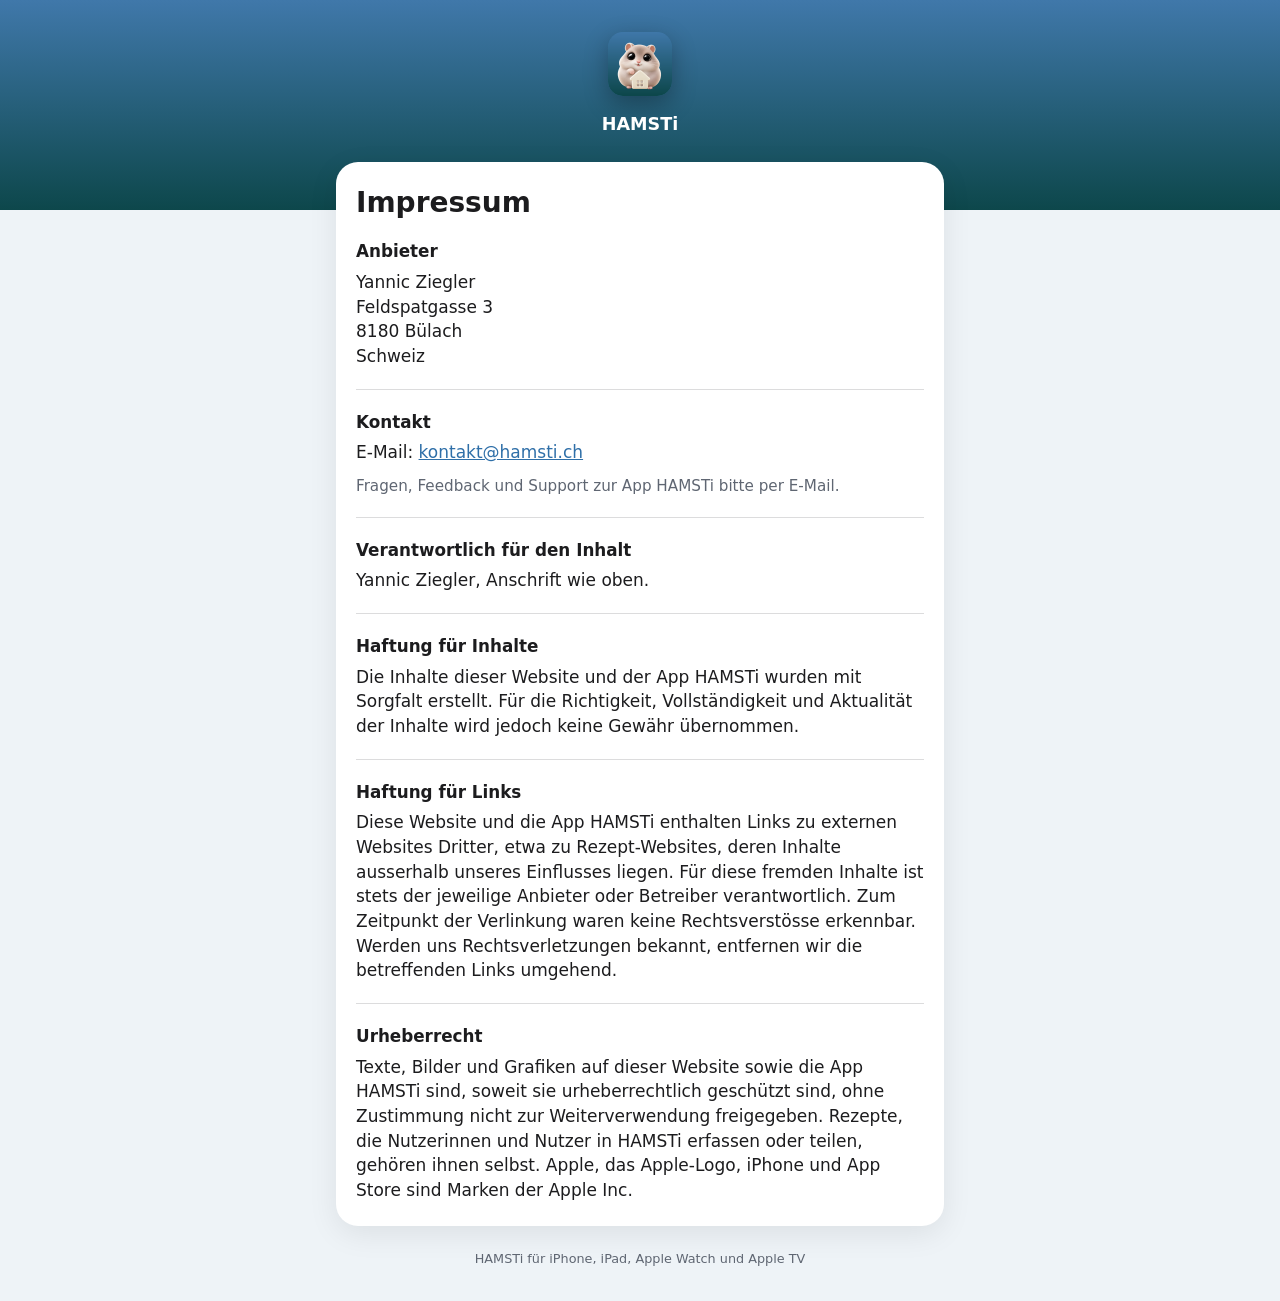
<file: impressum/index.html>
<!DOCTYPE html>
<html lang="de">
<head>
<meta charset="utf-8">
<meta name="viewport" content="width=device-width, initial-scale=1, viewport-fit=cover">
<title>Impressum – HAMSTi</title>
<meta name="description" content="Impressum und Kontakt für die App HAMSTi.">
<meta name="theme-color" content="#2f5f86">
<link rel="icon" type="image/png" href="/app-icon.png">
<link rel="apple-touch-icon" href="/app-icon.png">
<style>
  :root {
    color-scheme: light dark;
    --ocean-top: #4078aa;
    --ocean-bottom: #0d474b;
    --page: #eef3f7;
    --card: #ffffff;
    --text: #1c1c1e;
    --secondary: #5f6672;
    --separator: rgba(60, 60, 67, .18);
    --accent: #2f6fa8;
  }
  @media (prefers-color-scheme: dark) {
    :root {
      --page: #000000;
      --card: #1c1c1e;
      --text: #f2f2f7;
      --secondary: #9a9aa1;
      --separator: rgba(84, 84, 88, .6);
      --accent: #6aa7dc;
    }
  }
  * { box-sizing: border-box; }
  body {
    margin: 0;
    min-height: 100vh;
    font-family: -apple-system, BlinkMacSystemFont, system-ui, "Helvetica Neue", sans-serif;
    font-size: 17px;
    line-height: 1.45;
    color: var(--text);
    background: var(--page);
    -webkit-font-smoothing: antialiased;
  }
  header {
    background: linear-gradient(180deg, var(--ocean-top), var(--ocean-bottom));
    padding: calc(2rem + env(safe-area-inset-top)) 1rem 4.5rem;
    text-align: center;
    color: #fff;
  }
  header a { color: inherit; text-decoration: none; display: inline-block; }
  header img {
    width: 64px; height: 64px;
    border-radius: 15px;
    box-shadow: 0 8px 24px rgba(0, 0, 0, .3);
  }
  header .app-name { font-size: 1.1rem; font-weight: 600; margin: .6rem 0 0; }
  main {
    max-width: 40rem;
    margin: -3rem auto 0;
    padding: 0 1rem calc(2rem + env(safe-area-inset-bottom));
  }
  .card {
    background: var(--card);
    border-radius: 22px;
    padding: 1.5rem 1.25rem;
    box-shadow: 0 8px 30px rgba(0, 0, 0, .08);
  }
  h1 { font-size: 1.75rem; line-height: 1.2; font-weight: 700; margin: 0 0 1.25rem; }
  h2 { font-size: 1.05rem; font-weight: 600; margin: 0 0 .4rem; }
  section + section {
    border-top: 1px solid var(--separator);
    margin-top: 1.25rem;
    padding-top: 1.25rem;
  }
  p, address { margin: 0 0 .6rem; font-style: normal; }
  p:last-child, address:last-child { margin-bottom: 0; }
  .secondary { color: var(--secondary); font-size: .95rem; }
  a { color: var(--accent); }
  footer { text-align: center; font-size: .8rem; color: var(--secondary); margin-top: 1.5rem; }
  footer a { color: inherit; }
</style>
</head>
<body>
<header>
  <a href="/">
    <img src="/app-icon.png" alt="HAMSTi App-Icon" width="64" height="64">
    <p class="app-name">HAMSTi</p>
  </a>
</header>
<main>
  <article class="card">
    <h1>Impressum</h1>

    <section>
      <h2>Anbieter</h2>
      <address>
        Yannic Ziegler<br>
        Feldspatgasse 3<br>
        8180 Bülach<br>
        Schweiz
      </address>
    </section>

    <section>
      <h2>Kontakt</h2>
      <p>E-Mail: <a href="mailto:kontakt@hamsti.ch">kontakt@hamsti.ch</a></p>
      <p class="secondary">Fragen, Feedback und Support zur App HAMSTi bitte per E-Mail.</p>
    </section>

    <section>
      <h2>Verantwortlich für den Inhalt</h2>
      <p>Yannic Ziegler, Anschrift wie oben.</p>
    </section>

    <section>
      <h2>Haftung für Inhalte</h2>
      <p>Die Inhalte dieser Website und der App HAMSTi wurden mit Sorgfalt erstellt. Für die Richtigkeit, Vollständigkeit und Aktualität der Inhalte wird jedoch keine Gewähr übernommen.</p>
    </section>

    <section>
      <h2>Haftung für Links</h2>
      <p>Diese Website und die App HAMSTi enthalten Links zu externen Websites Dritter, etwa zu Rezept-Websites, deren Inhalte ausserhalb unseres Einflusses liegen. Für diese fremden Inhalte ist stets der jeweilige Anbieter oder Betreiber verantwortlich. Zum Zeitpunkt der Verlinkung waren keine Rechtsverstösse erkennbar. Werden uns Rechtsverletzungen bekannt, entfernen wir die betreffenden Links umgehend.</p>
    </section>

    <section>
      <h2>Urheberrecht</h2>
      <p>Texte, Bilder und Grafiken auf dieser Website sowie die App HAMSTi sind, soweit sie urheberrechtlich geschützt sind, ohne Zustimmung nicht zur Weiterverwendung freigegeben. Rezepte, die Nutzerinnen und Nutzer in HAMSTi erfassen oder teilen, gehören ihnen selbst. Apple, das Apple-Logo, iPhone und App Store sind Marken der Apple Inc.</p>
    </section>
  </article>

  <footer>HAMSTi für iPhone, iPad, Apple Watch und Apple TV</footer>
</main>
</body>
</html>
</file>
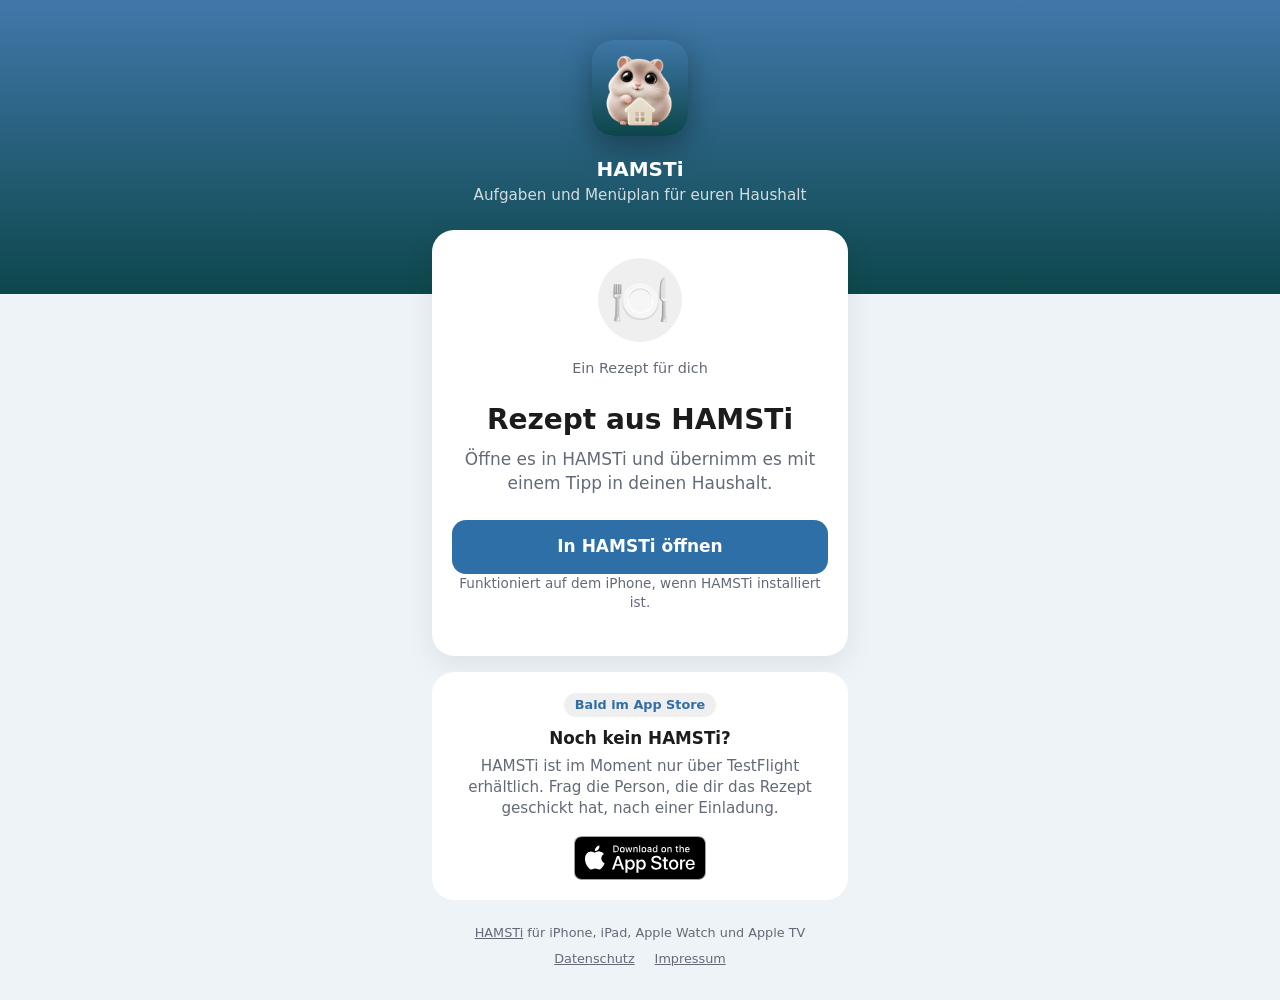
<file: r/index.html>
<!DOCTYPE html>
<html lang="de">
<head>
<meta charset="utf-8">
<meta name="viewport" content="width=device-width, initial-scale=1, viewport-fit=cover">
<title>Ein Rezept für dich – HAMSTi</title>
<meta name="description" content="Jemand hat dir ein Rezept aus HAMSTi geschickt.">
<meta property="og:site_name" content="HAMSTi">
<meta property="og:type" content="website">
<meta property="og:title" content="Ein Rezept für dich">
<meta property="og:description" content="Mit einem Tipp in deinen Haushalt übernehmen.">
<!-- Absolute URL, sonst zeigt iMessage kein Bild. -->
<meta property="og:image" content="https://hamsti.ch/share-card.jpg">
<meta property="og:image:width" content="1200">
<meta property="og:image:height" content="630">
<meta property="og:image:alt" content="HAMSTi-Hamster mit Haus: Ein Rezept für dich">
<meta name="twitter:card" content="summary_large_image">
<meta name="theme-color" content="#2f5f86">
<link rel="icon" type="image/png" href="/app-icon.png">
<link rel="apple-touch-icon" href="/app-icon.png">
<!-- Sobald HAMSTi im App Store ist: Smart App Banner einschalten.
<meta name="apple-itunes-app" content="app-id=APP_STORE_ID"> -->
<style>
  :root {
    color-scheme: light dark;
    --ocean-top: #4078aa;
    --ocean-bottom: #0d474b;
    --page: #eef3f7;
    --card: #ffffff;
    --text: #1c1c1e;
    --secondary: #636a77;
    --fill: rgba(120, 120, 128, .12);
    --accent: #2f6fa8;
  }
  @media (prefers-color-scheme: dark) {
    :root {
      --page: #000000;
      --card: #1c1c1e;
      --text: #f2f2f7;
      --secondary: #9a9aa1;
      --fill: rgba(120, 120, 128, .24);
      --accent: #6aa7dc;
    }
  }
  * { box-sizing: border-box; }
  body {
    margin: 0;
    min-height: 100vh;
    font-family: -apple-system, BlinkMacSystemFont, system-ui, "Helvetica Neue", sans-serif;
    font-size: 17px;
    line-height: 1.4;
    color: var(--text);
    background: var(--page);
    -webkit-font-smoothing: antialiased;
  }
  header {
    background: linear-gradient(180deg, var(--ocean-top), var(--ocean-bottom));
    padding: calc(2.5rem + env(safe-area-inset-top)) 1rem 5.5rem;
    text-align: center;
    color: #fff;
  }
  header img {
    width: 96px; height: 96px;
    border-radius: 22px;
    box-shadow: 0 10px 30px rgba(0, 0, 0, .35);
  }
  header .app-name { font-size: 1.25rem; font-weight: 600; margin: .75rem 0 0; }
  header .tagline { font-size: .95rem; opacity: .8; margin: .15rem 0 0; }
  main {
    max-width: 28rem;
    margin: -4rem auto 0;
    padding: 0 1rem calc(2rem + env(safe-area-inset-bottom));
  }
  .card {
    background: var(--card);
    border-radius: 22px;
    padding: 1.75rem 1.25rem 1.25rem;
    text-align: center;
    box-shadow: 0 8px 30px rgba(0, 0, 0, .08);
  }
  .emoji {
    width: 84px; height: 84px;
    margin: 0 auto 1rem;
    display: flex; align-items: center; justify-content: center;
    font-size: 3rem;
    background: var(--fill);
    border-radius: 50%;
  }
  .eyebrow { font-size: .9rem; color: var(--secondary); margin: 0 0 .25rem; }
  h1 { font-size: 1.75rem; line-height: 1.2; font-weight: 700; margin: 0 0 .75rem; overflow-wrap: anywhere; }
  .card p { color: var(--secondary); margin: 0 0 1.5rem; }
  a.button {
    display: block;
    padding: .95rem 1rem;
    border-radius: 14px;
    text-decoration: none;
    font-weight: 600;
    background: #2f6fa8;
    color: #fff;
  }
  a.button:active { opacity: .8; }
  .hint { font-size: .85rem; color: var(--secondary); margin: .75rem 0 0; }
  .store {
    margin-top: 1rem;
    background: var(--card);
    border-radius: 22px;
    padding: 1.25rem;
    text-align: center;
  }
  .store h2 { font-size: 1.05rem; font-weight: 600; margin: 0 0 .35rem; }
  .store p { font-size: .95rem; color: var(--secondary); margin: 0 0 1rem; }
  .soon {
    display: inline-block;
    font-size: .8rem; font-weight: 600;
    color: var(--accent);
    background: var(--fill);
    border-radius: 999px;
    padding: .2rem .65rem;
    margin-bottom: .6rem;
  }
  .badge { display: block; margin: 0 auto; height: 44px; width: auto; }
  footer { text-align: center; font-size: .8rem; color: var(--secondary); margin-top: 1.5rem; }
  footer p { margin: 0 0 .5rem; }
  footer nav { display: flex; justify-content: center; gap: 1.25rem; }
  footer a { color: var(--secondary); }
</style>
</head>
<body>
<header>
  <img src="/app-icon.png" alt="HAMSTi App-Icon" width="96" height="96">
  <p class="app-name">HAMSTi</p>
  <p class="tagline">Aufgaben und Menüplan für euren Haushalt</p>
</header>
<main>
  <!-- Statische Seite: das Rezept steckt im Fragment (#…) des Links und
       erreicht nie einen Server. Angezeigt werden nur Emoji, Name und
       Absender, die Inhalte öffnet HAMSTi. -->
  <section class="card">
    <div class="emoji" id="emoji" aria-hidden="true">🍽️</div>
    <p class="eyebrow" id="eyebrow">Ein Rezept für dich</p>
    <h1 id="title">Rezept aus HAMSTi</h1>
    <p id="subtitle">Öffne es in HAMSTi und übernimm es mit einem Tipp in deinen Haushalt.</p>
    <a class="button" id="open" href="hamsti://recipe">In HAMSTi öffnen</a>
    <p class="hint">Funktioniert auf dem iPhone, wenn HAMSTi installiert ist.</p>
  </section>

  <section class="store">
    <span class="soon">Bald im App Store</span>
    <h2>Noch kein HAMSTi?</h2>
    <p>HAMSTi ist im Moment nur über TestFlight erhältlich. Frag die Person, die dir das Rezept geschickt hat, nach einer Einladung.</p>
    <!-- Offizielles Apple-Badge, unverändert. Sobald die App live ist,
         in einen Link auf https://apps.apple.com/app/idAPP_STORE_ID packen
         und den Hinweis "Bald im App Store" entfernen. -->
    <img class="badge" src="/app-store-badge.svg" alt="Laden im App Store" width="132" height="44">
  </section>

  <footer>
    <p><a href="/">HAMSTi</a> für iPhone, iPad, Apple Watch und Apple TV</p>
    <nav aria-label="Rechtliches">
      <a href="/datenschutz/">Datenschutz</a>
      <a href="/impressum/">Impressum</a>
    </nav>
  </footer>
</main>
<script>
(async () => {
  const fragment = location.hash.slice(1);
  if (!fragment) return;
  document.getElementById('open').href = 'hamsti://recipe#' + fragment;
  try {
    let base64 = fragment.replace(/-/g, '+').replace(/_/g, '/');
    while (base64.length % 4) base64 += '=';
    const bytes = Uint8Array.from(atob(base64), c => c.charCodeAt(0));
    const stream = new Blob([bytes]).stream().pipeThrough(new DecompressionStream('deflate-raw'));
    const recipe = JSON.parse(await new Response(stream).text());
    const text = (id, value) => { document.getElementById(id).textContent = value; };
    if (recipe.emoji) text('emoji', recipe.emoji);
    if (recipe.name) {
      text('title', recipe.name);
      document.title = recipe.name + ' – HAMSTi';
      document.querySelector('meta[property="og:title"]').content = recipe.name;
    }
    if (recipe.senderName) {
      const avatar = recipe.senderEmoji ? recipe.senderEmoji + ' ' : '';
      text('eyebrow', avatar + recipe.senderName + ' hat dir ein Rezept geschickt');
    }
  } catch (error) {
    // Unlesbarer Link: die allgemeine Seite bleibt stehen.
  }
})();
</script>
</body>
</html>
</file>
<file: assets/site.css>
/* hamsti.ch: ein Stylesheet für alle Seiten.
   Systemschrift, Farben wie in der App, Kopf und Fuss überall gleich.
   Seitenspezifisches steht unten in eigenen Abschnitten. */

:root {
  color-scheme: light dark;
  --ocean-top: #4078aa;
  --ocean-bottom: #0d474b;
  --page: #eef3f7;
  --card: #ffffff;
  --text: #1c1c1e;
  --secondary: #5f6672;
  --fill: rgba(120, 120, 128, .12);
  --separator: rgba(60, 60, 67, .16);
  --accent: #2f6fa8;
  --button: #2f6fa8;
  --danger: #d93a30;
  --bar: rgba(238, 243, 247, .85);
  --shadow: 0 8px 30px rgba(0, 0, 0, .08);
  --radius: 22px;
}
@media (prefers-color-scheme: dark) {
  :root {
    --page: #000000;
    --card: #1c1c1e;
    --text: #f2f2f7;
    --secondary: #9a9aa1;
    --fill: rgba(120, 120, 128, .24);
    --separator: rgba(84, 84, 88, .6);
    --accent: #6aa7dc;
    --danger: #ff6961;
    --bar: rgba(0, 0, 0, .8);
    --shadow: none;
  }
}

/* Grundlagen */
* { box-sizing: border-box; }
html { -webkit-text-size-adjust: 100%; text-size-adjust: 100%; }
body {
  margin: 0;
  min-height: 100vh;
  display: flex; flex-direction: column;
  font-family: -apple-system, BlinkMacSystemFont, system-ui, "Helvetica Neue", sans-serif;
  font-size: 17px;
  line-height: 1.5;
  color: var(--text);
  background: var(--page);
  -webkit-font-smoothing: antialiased;
}
main { flex: 1 0 auto; width: 100%; min-width: 0; }
img { max-width: 100%; }
a { color: var(--accent); }
p, li, dd { overflow-wrap: anywhere; }
:focus-visible { outline: 2px solid var(--accent); outline-offset: 2px; border-radius: 6px; }
.wrap {
  max-width: 64rem; margin: 0 auto;
  padding-left: max(1rem, env(safe-area-inset-left));
  padding-right: max(1rem, env(safe-area-inset-right));
}
.text { max-width: 44rem; }
.skip {
  position: absolute; left: 1rem; top: -4rem; z-index: 20;
  background: var(--card); color: var(--text);
  padding: .5rem .9rem; border-radius: 10px;
}
.skip:focus { top: calc(.75rem + env(safe-area-inset-top)); }

/* Kopf: auf allen Seiten gleich */
.site-header {
  background: linear-gradient(180deg, var(--ocean-top), var(--ocean-bottom));
  color: #fff;
  padding-top: env(safe-area-inset-top);
}
.site-header .bar {
  display: flex; align-items: center; justify-content: space-between; gap: 1rem;
  padding-top: 1.1rem;
}
.brand {
  display: inline-flex; align-items: center; gap: .6rem;
  font-weight: 600; font-size: 1.1rem;
  color: inherit; text-decoration: none;
}
.brand img { width: 36px; height: 36px; border-radius: 9px; }
.site-nav { display: flex; gap: 1.25rem; }
.site-nav a {
  color: #fff; /* deckend: oben im Verlauf reicht nur volles Weiss für 4.5:1 */
  font-size: .95rem; font-weight: 600;
  text-decoration: none;
  padding: .35rem 0;
  border-bottom: 2px solid transparent;
}
.site-nav a:hover { border-bottom-color: rgba(255, 255, 255, .4); }
.site-nav a[aria-current="page"] { color: #fff; border-bottom-color: rgba(255, 255, 255, .7); }
.site-header :focus-visible { outline-color: #fff; }

/* Titel der Unterseiten */
.page-title { padding: 2.5rem 0 3rem; }
.page-title h1 { font-size: 2rem; line-height: 1.12; font-weight: 700; margin: 0 0 .75rem; overflow-wrap: break-word; hyphens: auto; }
.page-title .lead { font-size: 1.125rem; color: rgba(255, 255, 255, .85); margin: 0 0 .5rem; max-width: 34rem; }
.page-title .updated { font-size: .9rem; color: rgba(255, 255, 255, .7); margin: 0; }
@media (min-width: 760px) {
  .page-title { padding: 3.5rem 0 4rem; }
  .page-title h1 { font-size: 3rem; }
}

/* Text */
h2 { font-size: 1.75rem; line-height: 1.2; font-weight: 700; margin: 0 0 .5rem; }
h3 { font-size: 1.1rem; line-height: 1.3; font-weight: 600; margin: 0 0 .4rem; }
p { margin: 0 0 1rem; }
p:last-child { margin-bottom: 0; }
address { font-style: normal; }
.section-lead { color: var(--secondary); font-size: 1.05rem; margin: 0 0 1.5rem; max-width: 36rem; }
.note { font-size: .95rem; color: var(--secondary); }
ul.plain { margin: 0 0 1rem; padding-left: 1.2rem; }
ul.plain li { margin-bottom: .4rem; }

/* Lange Textseiten (Datenschutz, Impressum) */
.doc section { padding: 3rem 0; scroll-margin-top: 3rem; }
.doc section + section { border-top: 1px solid var(--separator); }
.doc h2 { margin-bottom: 1rem; }
.doc h3 { margin: 2.5rem 0 .6rem; }
.doc .section-lead { margin-bottom: 0; }
@media (min-width: 760px) { .doc section { padding: 3.5rem 0; } }

/* Zeilen aus Begriff und Beschreibung */
dl.rows { margin: 0 0 1rem; border-top: 1px solid var(--separator); }
dl.rows > div { padding: .85rem 0; border-bottom: 1px solid var(--separator); }
dl.rows dt { font-weight: 600; margin: 0 0 .2rem; }
dl.rows dd { margin: 0; }
@media (min-width: 760px) {
  dl.rows > div { display: grid; grid-template-columns: 14rem 1fr; gap: 1.5rem; }
  dl.rows dt { margin: 0; }
}

/* App Store */
.soon {
  display: inline-block;
  font-size: .8rem; font-weight: 600;
  color: var(--accent);
  background: var(--fill);
  border-radius: 999px;
  padding: .25rem .7rem;
}
.badge { display: block; height: 48px; width: auto; }
.store-note { font-size: .9rem; color: var(--secondary); margin: 0; max-width: 24rem; }

/* Fuss: auf allen Seiten gleich */
.site-footer {
  margin-top: 3rem;
  padding: 2rem 0 calc(2rem + env(safe-area-inset-bottom));
  border-top: 1px solid var(--separator);
  font-size: .9rem;
  color: var(--secondary);
}
.site-footer .wrap { display: grid; gap: 1.25rem; }
.site-footer .brand { font-size: 1rem; color: var(--text); }
.site-footer .brand img { width: 28px; height: 28px; border-radius: 7px; }
.site-footer p { margin: .4rem 0 0; }
.site-footer nav ul { display: flex; flex-wrap: wrap; gap: .5rem 1.25rem; list-style: none; margin: 0; padding: 0; }
.site-footer nav a { color: var(--secondary); text-decoration: none; }
.site-footer nav a:hover { color: var(--text); text-decoration: underline; }
.site-footer .copyright { margin: 0; }
@media (min-width: 760px) {
  .site-footer .wrap { grid-template-columns: 1fr auto; align-items: start; }
  .site-footer .copyright { grid-column: 1 / -1; }
}

/* ---------- Startseite ---------- */
.hero {
  display: grid; gap: 1.5rem;
  padding: 2rem 0 3rem;
  text-align: center;
}
.hero h1 { font-size: 2.25rem; line-height: 1.12; font-weight: 700; margin: 0 0 .75rem; }
.hero .lead { font-size: 1.125rem; margin: 0 auto 1.75rem; max-width: 30rem; color: rgba(255, 255, 255, .85); }
.hamster { width: 220px; height: auto; margin: 0 auto; filter: drop-shadow(0 16px 30px rgba(0, 0, 0, .3)); }
.store-row { display: flex; flex-direction: column; align-items: center; gap: .6rem; }
.hero .soon { color: #fff; background: rgba(255, 255, 255, .18); }
.hero .store-note { color: rgba(255, 255, 255, .75); }
@media (min-width: 760px) {
  .hero { grid-template-columns: 1.2fr 1fr; align-items: center; text-align: left; padding: 3.5rem 0 4.5rem; }
  .hero h1 { font-size: 3.25rem; }
  .hero .lead { margin-left: 0; }
  .store-row { align-items: flex-start; }
  .hamster { width: 320px; order: 2; }
}

.home section { padding: 3rem 0 0; scroll-margin-top: 1rem; }

.shots {
  display: flex; gap: 1rem;
  overflow-x: auto;
  scroll-snap-type: x mandatory;
  padding: .25rem 1rem 1rem;
  margin: 0 -1rem;
  scrollbar-width: none;
}
.shots::-webkit-scrollbar { display: none; }
.shots figure { flex: 0 0 auto; width: 210px; margin: 0; scroll-snap-align: center; }
.shots img {
  display: block; width: 100%; height: auto;
  border-radius: 28px;
  border: 1px solid var(--separator);
  box-shadow: var(--shadow);
  background: var(--card);
}
.shots figcaption { font-size: .9rem; color: var(--secondary); text-align: center; margin-top: .6rem; }
@media (min-width: 760px) {
  .shots { justify-content: center; overflow: visible; margin: 0; padding: .25rem 0 1rem; }
  .shots figure { width: calc((100% - 4rem) / 5); max-width: 230px; }
}

.features { display: grid; gap: 1rem; grid-template-columns: 1fr; padding: 0; margin: 0; list-style: none; }
@media (min-width: 600px) { .features { grid-template-columns: 1fr 1fr; } }
@media (min-width: 960px) { .features { grid-template-columns: 1fr 1fr 1fr; } .features.pillars { grid-template-columns: 1fr 1fr; } }
.feature { background: var(--card); border-radius: var(--radius); padding: 1.25rem; box-shadow: var(--shadow); }
.icon {
  width: 44px; height: 44px;
  display: flex; align-items: center; justify-content: center;
  font-size: 1.4rem;
  border-radius: 12px;
  background: var(--fill);
  margin-bottom: .75rem;
}
.feature h3 { font-size: 1.05rem; margin: 0 0 .3rem; }
.feature p { color: var(--secondary); margin: 0; font-size: .95rem; }

.watch {
  display: grid; gap: 1.5rem; align-items: center;
  background: var(--card);
  border-radius: var(--radius);
  padding: 1.5rem 1.25rem;
  box-shadow: var(--shadow);
}
.watch > * { min-width: 0; }
.watch-shots { display: flex; gap: .75rem; justify-content: center; }
.watch-shots img { flex: 0 1 140px; min-width: 0; width: 140px; height: auto; border-radius: 34px; background: #000; padding: 6px; }
.watch p { color: var(--secondary); margin: 0; }
@media (min-width: 760px) { .watch { grid-template-columns: 1fr 1fr; padding: 2rem; } }

.privacy {
  background: linear-gradient(180deg, var(--ocean-top), var(--ocean-bottom));
  color: #fff;
  border-radius: var(--radius);
  padding: 2rem 1.25rem;
  text-align: center;
}
.privacy h2 { margin-bottom: .75rem; }
.privacy > p { margin: 0 auto 1.5rem; max-width: 34rem; color: rgba(255, 255, 255, .85); }
.privacy a { color: #fff; }
.chips { display: flex; flex-wrap: wrap; justify-content: center; gap: .5rem; padding: 0; margin: 0 0 1.25rem; list-style: none; }
.chips li { font-size: .95rem; font-weight: 600; background: rgba(255, 255, 255, .16); border-radius: 999px; padding: .45rem .9rem; }

.closing { text-align: center; }
.closing .section-lead { margin-left: auto; margin-right: auto; }
.closing .soon { margin-bottom: .75rem; }
.closing .badge { margin: 0 auto; }
.closing .store-note { margin: .75rem auto 0; }

/* ---------- Datenschutz ---------- */
nav.switch {
  position: sticky; top: 0; z-index: 10;
  background: var(--bar);
  -webkit-backdrop-filter: saturate(180%) blur(16px);
  backdrop-filter: saturate(180%) blur(16px);
  border-bottom: 1px solid var(--separator);
}
nav.switch ul { display: flex; gap: 1.1rem; list-style: none; margin: 0; padding: 0; overflow-x: auto; scrollbar-width: none; }
nav.switch ul::-webkit-scrollbar { display: none; }
nav.switch a {
  display: block; white-space: nowrap;
  padding: .85rem 0 .75rem;
  font-size: .95rem; font-weight: 600;
  color: var(--secondary); text-decoration: none;
  border-bottom: 2px solid transparent;
}
nav.switch a:hover { color: var(--text); }
nav.switch a[aria-current="true"] { color: var(--accent); border-bottom-color: var(--accent); }

.facts { display: grid; gap: 1.75rem 2.5rem; grid-template-columns: 1fr; list-style: none; margin: 1.75rem 0 0; padding: 0; }
@media (min-width: 680px) { .facts { grid-template-columns: 1fr 1fr; } }
.facts li { display: flex; gap: 1rem; align-items: flex-start; }
.glyph {
  flex: none;
  width: 44px; height: 44px;
  border-radius: 12px;
  display: flex; align-items: center; justify-content: center;
  background: var(--fill);
  color: var(--accent);
}
.glyph svg { width: 24px; height: 24px; }
.facts strong { display: block; font-weight: 600; margin-bottom: .2rem; }
.facts .detail { display: block; color: var(--secondary); font-size: .95rem; }
.about { margin-top: 2.5rem; }

.paths { display: grid; gap: 1.5rem; grid-template-columns: 1fr; margin: 1.25rem 0 0; }
@media (min-width: 760px) { .paths { grid-template-columns: 1fr 1fr; } }
.paths figure { margin: 0; }
.paths figcaption { font-size: .95rem; font-weight: 600; margin: 0 0 .5rem; }
ol.steps { list-style: none; margin: 0; padding: 0; background: var(--card); border: 1px solid var(--separator); border-radius: 12px; overflow: hidden; }
ol.steps li {
  display: flex; align-items: center; gap: .7rem;
  padding: .6rem .85rem;
  border-top: 1px solid var(--separator);
  font-size: .95rem;
}
ol.steps li:first-child { border-top: none; }
ol.steps li::after { content: "›"; margin-left: auto; color: var(--secondary); font-size: 1.2rem; line-height: 1; }
ol.steps li:last-child::after { content: none; }
ol.steps .n {
  flex: none; width: 1.5rem; height: 1.5rem; border-radius: 50%;
  display: flex; align-items: center; justify-content: center;
  background: var(--accent); color: #fff; font-size: .8rem; font-weight: 600;
}
ol.steps .danger { color: var(--danger); font-weight: 600; }
.paths .note { margin: .5rem 0 0; }

/* ---------- Rezept-Link und Fehlerseite ---------- */
.site-header.tall { padding-bottom: 6.5rem; }
.narrow { max-width: 30rem; margin: -4rem auto 0; }
.card {
  background: var(--card);
  border-radius: var(--radius);
  padding: 1.75rem 1.25rem 1.25rem;
  text-align: center;
  box-shadow: var(--shadow);
}
.card + .card { margin-top: 1rem; }
.card h1 { font-size: 1.75rem; line-height: 1.2; font-weight: 700; margin: 0 0 .75rem; overflow-wrap: anywhere; }
.card h2 { font-size: 1.05rem; font-weight: 600; margin: 0 0 .35rem; }
.card p { color: var(--secondary); margin: 0 0 1.25rem; }
.card h2 + p { font-size: .95rem; }
.card .soon { margin-bottom: .6rem; }
.card .badge { margin: 0 auto; height: 44px; }
.emoji {
  width: 84px; height: 84px;
  margin: 0 auto 1rem;
  display: flex; align-items: center; justify-content: center;
  font-size: 3rem;
  background: var(--fill);
  border-radius: 50%;
}
.eyebrow { font-size: .9rem; margin-bottom: .25rem !important; }
a.button {
  display: block;
  padding: .95rem 1rem;
  border-radius: 14px;
  text-decoration: none;
  font-weight: 600;
  background: var(--button);
  color: #fff;
}
a.button:active { opacity: .8; }
.card .hint { font-size: .85rem; margin: .75rem 0 0; }
</file>
